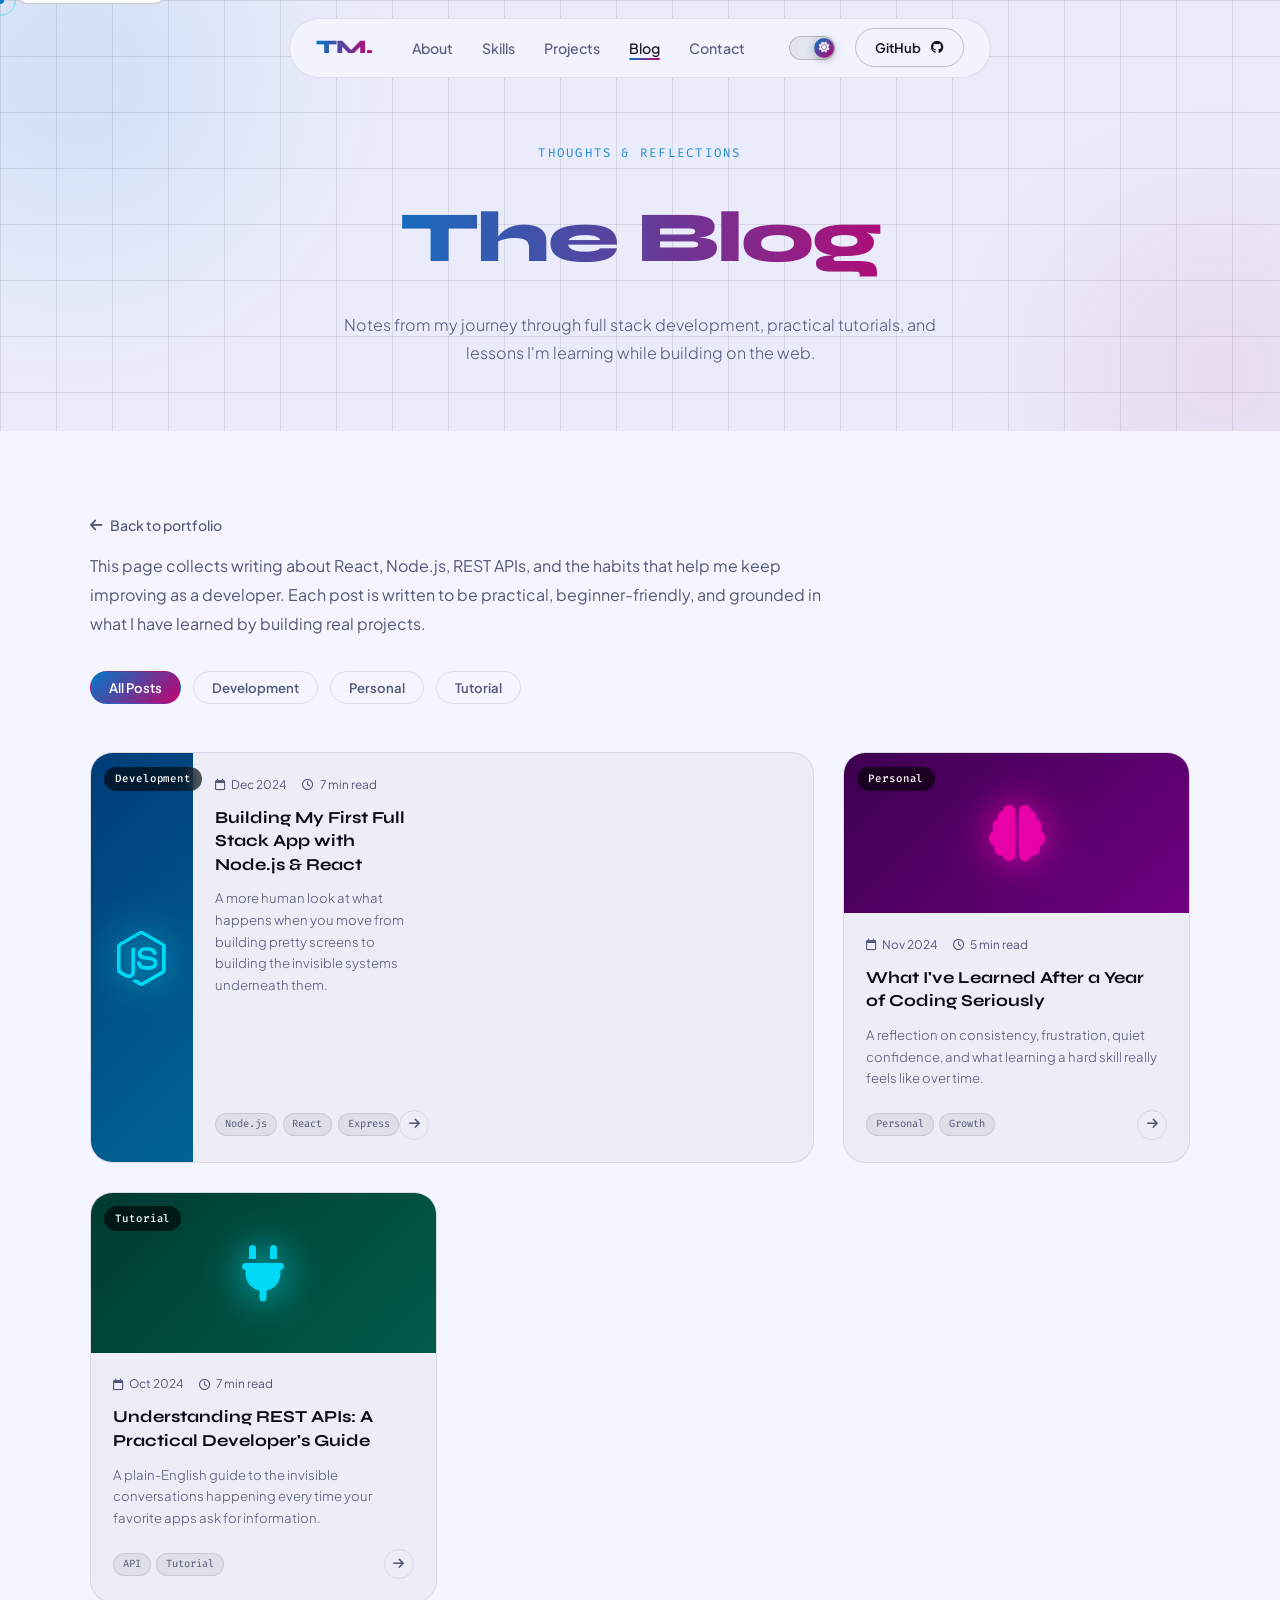
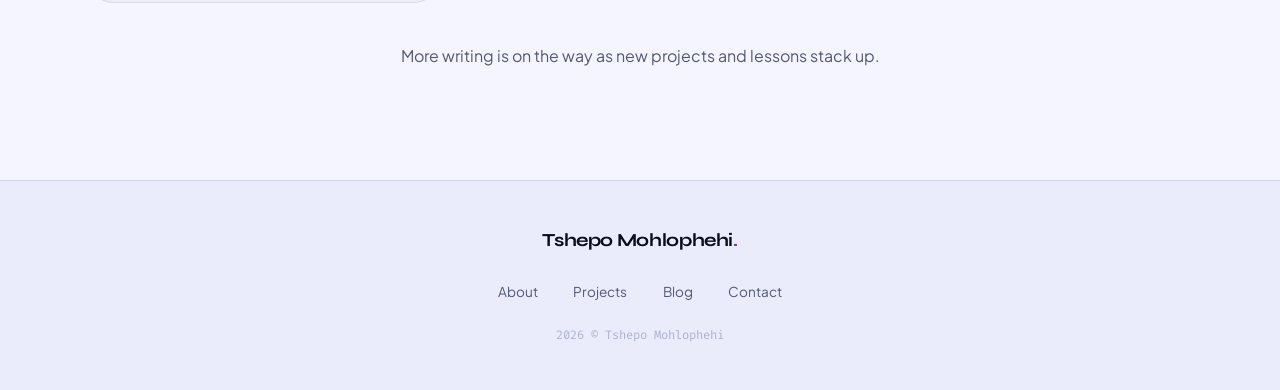
<file: blog.html>
<!DOCTYPE html>
<html lang="en" data-theme="dark">
  <head>
    <meta charset="UTF-8" />
    <meta name="viewport" content="width=device-width, initial-scale=1.0" />
    <title>Blog | Tshepo Mohlophehi</title>
    <meta name="description" content="Read development notes, tutorials, and personal reflections from Tshepo Mohlophehi on React, Node.js, REST APIs, and growth as a developer." />
    <meta name="author" content="Tshepo Mohlophehi" />
    <meta name="robots" content="index, follow, max-image-preview:large" />
    <meta name="googlebot" content="index, follow, max-image-preview:large" />
    <link rel="canonical" href="https://tshepomohlophehi.co.za/blog.html" />
    <link rel="alternate" hreflang="en-ZA" href="https://tshepomohlophehi.co.za/blog.html" />
    <link rel="alternate" hreflang="x-default" href="https://tshepomohlophehi.co.za/blog.html" />
    <meta property="og:type" content="website" />
    <meta property="og:site_name" content="Tshepo Mohlophehi Portfolio" />
    <meta property="og:url" content="https://tshepomohlophehi.co.za/blog.html" />
    <meta property="og:title" content="Blog | Tshepo Mohlophehi" />
    <meta property="og:description" content="Articles on full stack development, REST APIs, and personal growth as a developer by Tshepo Mohlophehi." />
    <meta property="og:image" content="https://tshepomohlophehi.co.za/assets/images/ProfileImage3.jpg" />
    <meta property="og:image:alt" content="Portrait of Tshepo Mohlophehi" />
    <meta property="og:locale" content="en_ZA" />
    <meta name="twitter:card" content="summary_large_image" />
    <meta name="twitter:title" content="Blog | Tshepo Mohlophehi" />
    <meta name="twitter:description" content="Development tutorials, lessons learned, and practical notes from Tshepo Mohlophehi." />
    <meta name="twitter:image" content="https://tshepomohlophehi.co.za/assets/images/ProfileImage3.jpg" />
    <meta name="twitter:image:alt" content="Portrait of Tshepo Mohlophehi" />
    <script type="application/ld+json">
      {
        "@context": "https://schema.org",
        "@graph": [
          {
            "@type": "CollectionPage",
            "@id": "https://tshepomohlophehi.co.za/blog.html#collection",
            "url": "https://tshepomohlophehi.co.za/blog.html",
            "name": "Blog | Tshepo Mohlophehi",
            "description": "A collection of articles on web development, APIs, and personal growth as a developer.",
            "isPartOf": {
              "@type": "WebSite",
              "name": "Tshepo Mohlophehi Portfolio",
              "url": "https://tshepomohlophehi.co.za/"
            },
            "about": {
              "@type": "Person",
              "name": "Tshepo Mohlophehi",
              "url": "https://tshepomohlophehi.co.za/"
            },
            "inLanguage": "en-ZA"
          },
          {
            "@type": "ItemList",
            "name": "Blog posts by Tshepo Mohlophehi",
            "itemListElement": [
              {
                "@type": "ListItem",
                "position": 1,
                "url": "https://tshepomohlophehi.co.za/blog/building-first-fullstack-app.html",
                "name": "Building My First Full Stack App with Node.js & React"
              },
              {
                "@type": "ListItem",
                "position": 2,
                "url": "https://tshepomohlophehi.co.za/blog/year-of-coding.html",
                "name": "What I've Learned After a Year of Coding Seriously"
              },
              {
                "@type": "ListItem",
                "position": 3,
                "url": "https://tshepomohlophehi.co.za/blog/understanding-rest-apis.html",
                "name": "Understanding REST APIs: A Practical Developer's Guide"
              }
            ]
          }
        ]
      }
    </script>
    <link rel="apple-touch-icon" sizes="180x180" href="assets/images/favicon/apple-touch-icon.png" />
    <link rel="icon" type="image/png" sizes="32x32" href="assets/images/favicon/favicon-32x32.png" />
    <link rel="icon" type="image/png" sizes="16x16" href="assets/images/favicon/favicon-16x16.png" />
    <link rel="icon" type="image/x-icon" href="assets/images/favicon/favicon.ico" />
    <link rel="shortcut icon" href="assets/images/favicon/favicon.ico" />
    <link rel="manifest" href="assets/images/favicon/site.webmanifest" />
    <meta name="theme-color" content="#0b1020" />
    <link rel="preconnect" href="https://fonts.googleapis.com" />
    <link rel="preconnect" href="https://fonts.gstatic.com" crossorigin />
    <link href="https://fonts.googleapis.com/css2?family=Syne:wght@400;600;700;800&family=Plus+Jakarta+Sans:ital,wght@0,300;0,400;0,500;0,600;1,300&family=Fira+Code:wght@400;500&display=swap" rel="stylesheet" />
    <link rel="stylesheet" href="https://cdnjs.cloudflare.com/ajax/libs/font-awesome/6.6.0/css/all.min.css" />
    <link rel="stylesheet" href="assets/styles/stylesheet.css" />
    <style>
      .blog-page-hero {
        min-height: 40vh;
        display: flex;
        align-items: center;
        justify-content: center;
        padding: 9rem 7% 4rem;
        background: var(--bg-2);
        position: relative;
        overflow: hidden;
        text-align: center;
      }
      .blog-page-hero .hero-bg { position: absolute; inset: 0; z-index: 0; pointer-events: none; }
      .blog-page-hero .orb-1 { width: 350px; height: 350px; opacity: .1; }
      .blog-page-hero .orb-2 { width: 280px; height: 280px; opacity: .09; }
      .blog-hero-content { position: relative; z-index: 1; }
      .blog-hero-content .section-tag { display: block; margin-bottom: 1rem; }
      .blog-hero-title {
        font-family: 'Syne', sans-serif;
        font-size: clamp(2.5rem, 6vw, 4.5rem);
        font-weight: 800;
        letter-spacing: -.03em;
        background: var(--grad-90);
        -webkit-background-clip: text;
        background-clip: text;
        color: transparent;
        margin-bottom: 1rem;
      }
      .blog-hero-sub {
        color: var(--text-muted);
        font-size: 1rem;
        font-weight: 300;
        max-width: 620px;
        margin: 0 auto;
        line-height: 1.75;
      }
      .blog-main { padding: 5rem 7% 7rem; background: var(--bg); }
      .blog-back {
        display: inline-flex;
        align-items: center;
        gap: .5rem;
        color: var(--text-muted);
        font-size: .88rem;
        font-weight: 500;
        margin-bottom: 1rem;
        transition: color .22s;
      }
      .blog-back:hover { color: var(--cyan); }
      .blog-back i { transition: transform .22s; }
      .blog-back:hover i { transform: translateX(-3px); }
      .blog-lede {
        max-width: 760px;
        margin: 0 0 2rem;
        color: var(--text-muted);
        line-height: 1.8;
      }
      .blog-filters { display: flex; gap: .7rem; flex-wrap: wrap; margin-bottom: 3rem; }
      .filter-btn {
        padding: .45rem 1.15rem;
        border-radius: 99px;
        border: 1.5px solid var(--border);
        background: transparent;
        color: var(--text-muted);
        font-family: 'Plus Jakarta Sans', sans-serif;
        font-size: .82rem;
        font-weight: 600;
        cursor: pointer;
        transition: all .25s;
      }
      .filter-btn:hover,
      .filter-btn.active {
        background: var(--grad);
        border-color: transparent;
        color: #fff;
      }
      .blog-full-grid {
        display: grid;
        grid-template-columns: repeat(auto-fill, minmax(300px, 1fr));
        gap: 1.8rem;
        max-width: 1200px;
        margin: 0 auto;
      }
      .blog-card.featured {
        grid-column: span 2;
        display: grid;
        grid-template-columns: 1fr 1fr;
      }
      .blog-card.featured .blog-card-link {
        display: grid;
        grid-template-columns: 1fr 1fr;
        height: 100%;
      }
      .blog-card.featured .blog-img-wrap .blog-cover {
        height: 100%;
        min-height: 220px;
      }
      .blog-note {
        margin-top: 2.5rem;
        color: var(--text-muted);
        text-align: center;
      }
      @media (max-width: 700px) {
        .blog-card.featured {
          grid-column: span 1;
          display: flex;
          flex-direction: column;
        }
        .blog-card.featured .blog-card-link {
          display: flex;
          flex-direction: column;
        }
        .blog-card.featured .blog-img-wrap .blog-cover {
          min-height: 160px;
        }
      }
    </style>
  </head>

  <body>
    <a class="skip-link" href="#main-content">Skip to content</a>
    <div class="scroll-progress" id="scrollProgress"></div>
    <div class="cursor" id="cursor"></div>
    <div class="cursor-follower" id="cursorFollower"></div>

    <header class="header" id="mainHeader">
      <a href="index.html" class="logo"><span>TM.</span></a>
      <nav aria-label="Primary">
        <ul class="nav-links" id="navLinks">
          <li><a href="index.html#about">About</a></li>
          <li><a href="index.html#skills">Skills</a></li>
          <li><a href="index.html#projects">Projects</a></li>
          <li><a href="blog.html" class="active" aria-current="page">Blog</a></li>
          <li><a href="index.html#contact">Contact</a></li>
        </ul>
      </nav>
      <div class="header-actions">
        <button class="theme-toggle" id="themeToggle" aria-label="Toggle theme">
          <span class="toggle-track"><span class="toggle-thumb"><i class="fa-solid fa-moon" id="themeIcon"></i></span></span>
        </button>
        <a href="https://github.com/TshepoMohlophehi" target="_blank" rel="noopener" class="visit-btn">GitHub &nbsp;<i class="fa-brands fa-github"></i></a>
        <button class="hamburger" id="menuIcon" aria-label="Toggle menu" aria-expanded="false">
          <span></span><span></span><span></span>
        </button>
      </div>
    </header>
    <div class="nav-backdrop" id="navBackdrop"></div>

    <header class="blog-page-hero">
      <div class="hero-bg">
        <div class="orb orb-1" style="top: -100px; left: -100px;"></div>
        <div class="orb orb-2" style="bottom: -80px; right: -80px;"></div>
        <div class="grid-overlay"></div>
      </div>
      <div class="blog-hero-content reveal">
        <span class="section-tag fira">Thoughts &amp; Reflections</span>
        <h1 class="blog-hero-title">The Blog</h1>
        <p class="blog-hero-sub">
          Notes from my journey through full stack development, practical tutorials, and lessons I'm learning while building on the web.
        </p>
      </div>
    </header>

    <main class="blog-main" id="main-content">
      <a class="blog-back" href="index.html#blog"><i class="fa-solid fa-arrow-left"></i> Back to portfolio</a>
      <p class="blog-lede">
        This page collects writing about React, Node.js, REST APIs, and the habits that help me keep improving as a developer. Each post is written to be practical, beginner-friendly, and grounded in what I have learned by building real projects.
      </p>

      <nav class="blog-filters reveal" aria-label="Blog categories">
        <button class="filter-btn active" data-filter="all" type="button">All Posts</button>
        <button class="filter-btn" data-filter="development" type="button">Development</button>
        <button class="filter-btn" data-filter="personal" type="button">Personal</button>
        <button class="filter-btn" data-filter="tutorial" type="button">Tutorial</button>
      </nav>

      <div class="blog-full-grid">
        <article class="blog-card featured reveal" data-category="development">
          <a class="blog-card-link" href="blog/building-first-fullstack-app.html" aria-label="Read Building My First Full Stack App with Node.js and React">
            <div class="blog-img-wrap">
              <div class="blog-cover cover-1"><i class="fa-brands fa-node-js"></i></div>
              <div class="blog-category">Development</div>
            </div>
            <div class="blog-content">
              <div class="blog-meta">
                <span class="blog-date"><i class="fa-regular fa-calendar"></i> Dec 2024</span>
                <span class="blog-read"><i class="fa-regular fa-clock"></i> 7 min read</span>
              </div>
              <h2>Building My First Full Stack App with Node.js &amp; React</h2>
              <p>A more human look at what happens when you move from building pretty screens to building the invisible systems underneath them.</p>
              <div class="blog-footer">
                <div class="blog-tags"><span>Node.js</span><span>React</span><span>Express</span></div>
                <span class="blog-arrow"><i class="fa-solid fa-arrow-right"></i></span>
              </div>
            </div>
          </a>
        </article>

        <article class="blog-card reveal" data-category="personal">
          <a class="blog-card-link" href="blog/year-of-coding.html" aria-label="Read What I Have Learned After a Year of Coding Seriously">
            <div class="blog-img-wrap">
              <div class="blog-cover cover-2"><i class="fa-solid fa-brain"></i></div>
              <div class="blog-category">Personal</div>
            </div>
            <div class="blog-content">
              <div class="blog-meta">
                <span class="blog-date"><i class="fa-regular fa-calendar"></i> Nov 2024</span>
                <span class="blog-read"><i class="fa-regular fa-clock"></i> 5 min read</span>
              </div>
              <h2>What I've Learned After a Year of Coding Seriously</h2>
              <p>A reflection on consistency, frustration, quiet confidence, and what learning a hard skill really feels like over time.</p>
              <div class="blog-footer">
                <div class="blog-tags"><span>Personal</span><span>Growth</span></div>
                <span class="blog-arrow"><i class="fa-solid fa-arrow-right"></i></span>
              </div>
            </div>
          </a>
        </article>

        <article class="blog-card reveal" data-category="tutorial">
          <a class="blog-card-link" href="blog/understanding-rest-apis.html" aria-label="Read Understanding REST APIs: A Practical Developer's Guide">
            <div class="blog-img-wrap">
              <div class="blog-cover cover-3"><i class="fa-solid fa-plug"></i></div>
              <div class="blog-category">Tutorial</div>
            </div>
            <div class="blog-content">
              <div class="blog-meta">
                <span class="blog-date"><i class="fa-regular fa-calendar"></i> Oct 2024</span>
                <span class="blog-read"><i class="fa-regular fa-clock"></i> 7 min read</span>
              </div>
              <h2>Understanding REST APIs: A Practical Developer's Guide</h2>
              <p>A plain-English guide to the invisible conversations happening every time your favorite apps ask for information.</p>
              <div class="blog-footer">
                <div class="blog-tags"><span>API</span><span>Tutorial</span></div>
                <span class="blog-arrow"><i class="fa-solid fa-arrow-right"></i></span>
              </div>
            </div>
          </a>
        </article>
      </div>

      <p class="blog-note">More writing is on the way as new projects and lessons stack up.</p>
    </main>

    <footer>
      <div class="footer-inner">
        <a href="index.html" class="footer-logo">Tshepo Mohlophehi<span class="dot-accent">.</span></a>
        <ul class="footer-nav">
          <li><a href="index.html#about">About</a></li>
          <li><a href="index.html#projects">Projects</a></li>
          <li><a href="blog.html">Blog</a></li>
          <li><a href="index.html#contact">Contact</a></li>
        </ul>
        <p class="copyright"><script>document.write(new Date().getFullYear());</script> &copy; Tshepo Mohlophehi</p>
      </div>
    </footer>

    <script>
      const themeToggle = document.getElementById("themeToggle");
      const themeIcon = document.getElementById("themeIcon");
      const html = document.documentElement;

      function applyTheme(theme) {
        html.setAttribute("data-theme", theme);
        localStorage.setItem("tm-theme", theme);
        themeIcon.className = theme === "light" ? "fa-solid fa-sun" : "fa-solid fa-moon";
      }

      const savedTheme = localStorage.getItem("tm-theme") || (window.matchMedia("(prefers-color-scheme: light)").matches ? "light" : "dark");
      applyTheme(savedTheme);
      themeToggle?.addEventListener("click", () => {
        applyTheme(html.getAttribute("data-theme") === "dark" ? "light" : "dark");
      });

      const menuIcon = document.getElementById("menuIcon");
      const navLinks = document.getElementById("navLinks");
      const navBackdrop = document.getElementById("navBackdrop");

      function closeNav() {
        navLinks?.classList.remove("active");
        navBackdrop?.classList.remove("active");
        menuIcon?.classList.remove("open");
        menuIcon?.setAttribute("aria-expanded", "false");
      }

      menuIcon?.addEventListener("click", () => {
        const isOpen = navLinks?.classList.contains("active");
        if (isOpen) {
          closeNav();
        } else {
          navLinks?.classList.add("active");
          navBackdrop?.classList.add("active");
          menuIcon?.classList.add("open");
          menuIcon?.setAttribute("aria-expanded", "true");
        }
      });

      navBackdrop?.addEventListener("click", closeNav);
      window.addEventListener("scroll", closeNav, { passive: true });

      const header = document.getElementById("mainHeader");
      window.addEventListener("scroll", () => {
        header?.classList.toggle("scrolled", window.scrollY > 60);
      }, { passive: true });

      const scrollProgress = document.getElementById("scrollProgress");
      window.addEventListener("scroll", () => {
        const scrolled = document.documentElement.scrollTop;
        const total = document.documentElement.scrollHeight - document.documentElement.clientHeight;
        if (scrollProgress) {
          scrollProgress.style.width = (scrolled / total * 100) + "%";
        }
      }, { passive: true });

      const revealObserver = new IntersectionObserver((entries) => {
        entries.forEach((entry) => {
          if (!entry.isIntersecting) return;
          const siblings = Array.from(entry.target.parentElement.querySelectorAll(".reveal"));
          const index = siblings.indexOf(entry.target);
          setTimeout(() => entry.target.classList.add("visible"), index * 90);
          revealObserver.unobserve(entry.target);
        });
      }, { threshold: 0.1, rootMargin: "0px 0px -40px 0px" });

      document.querySelectorAll(".reveal").forEach((element) => revealObserver.observe(element));

      document.querySelectorAll(".filter-btn").forEach((button) => {
        button.addEventListener("click", () => {
          document.querySelectorAll(".filter-btn").forEach((item) => item.classList.remove("active"));
          button.classList.add("active");
          const filter = button.dataset.filter;
          document.querySelectorAll(".blog-card[data-category]").forEach((card) => {
            card.style.display = filter === "all" || card.dataset.category === filter ? "" : "none";
          });
        });
      });

      const cursor = document.getElementById("cursor");
      const follower = document.getElementById("cursorFollower");
      if (cursor && follower && !window.matchMedia("(max-width:900px)").matches) {
        let mouseX = 0;
        let mouseY = 0;
        let followerX = 0;
        let followerY = 0;

        document.addEventListener("mousemove", (event) => {
          mouseX = event.clientX;
          mouseY = event.clientY;
          cursor.style.left = mouseX + "px";
          cursor.style.top = mouseY + "px";
        });

        (function animateFollower() {
          followerX += (mouseX - followerX) * 0.13;
          followerY += (mouseY - followerY) * 0.13;
          follower.style.left = followerX + "px";
          follower.style.top = followerY + "px";
          requestAnimationFrame(animateFollower);
        })();
      }
    </script>
  </body>
</html>
</file>
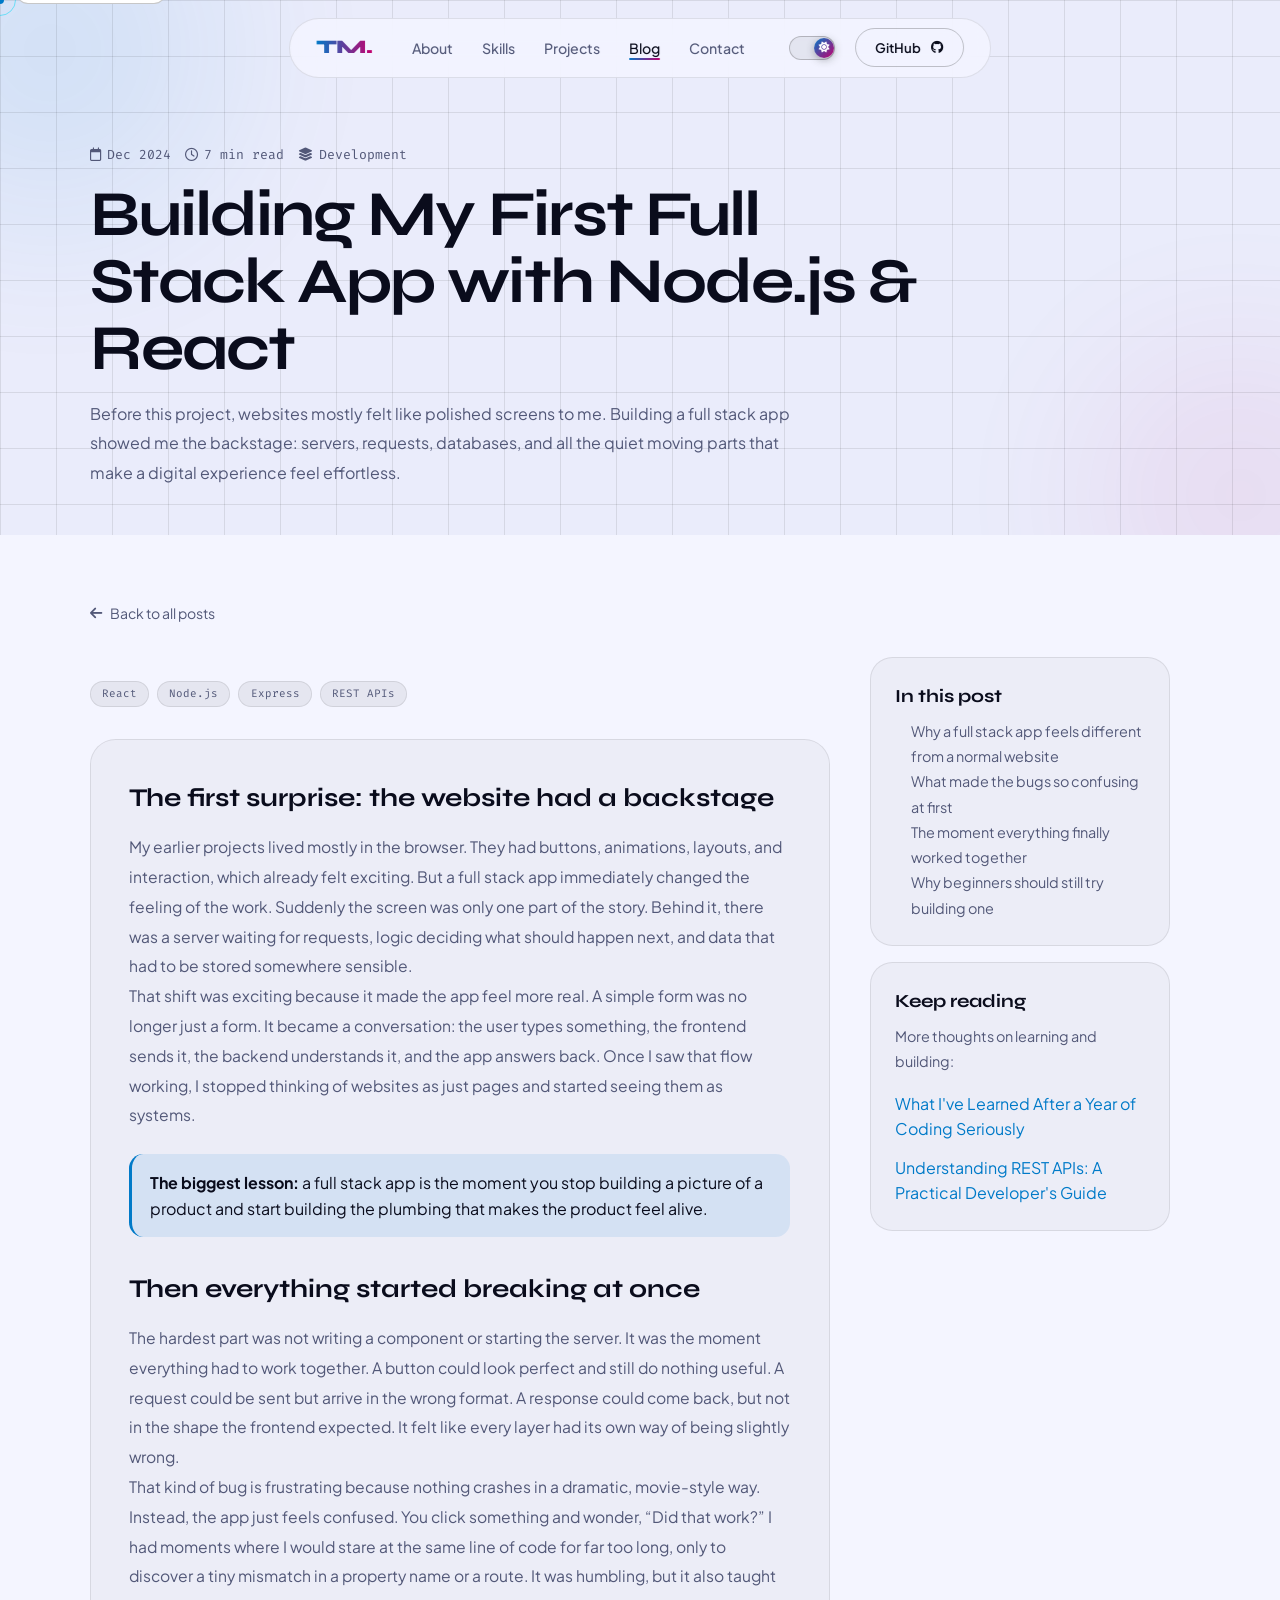
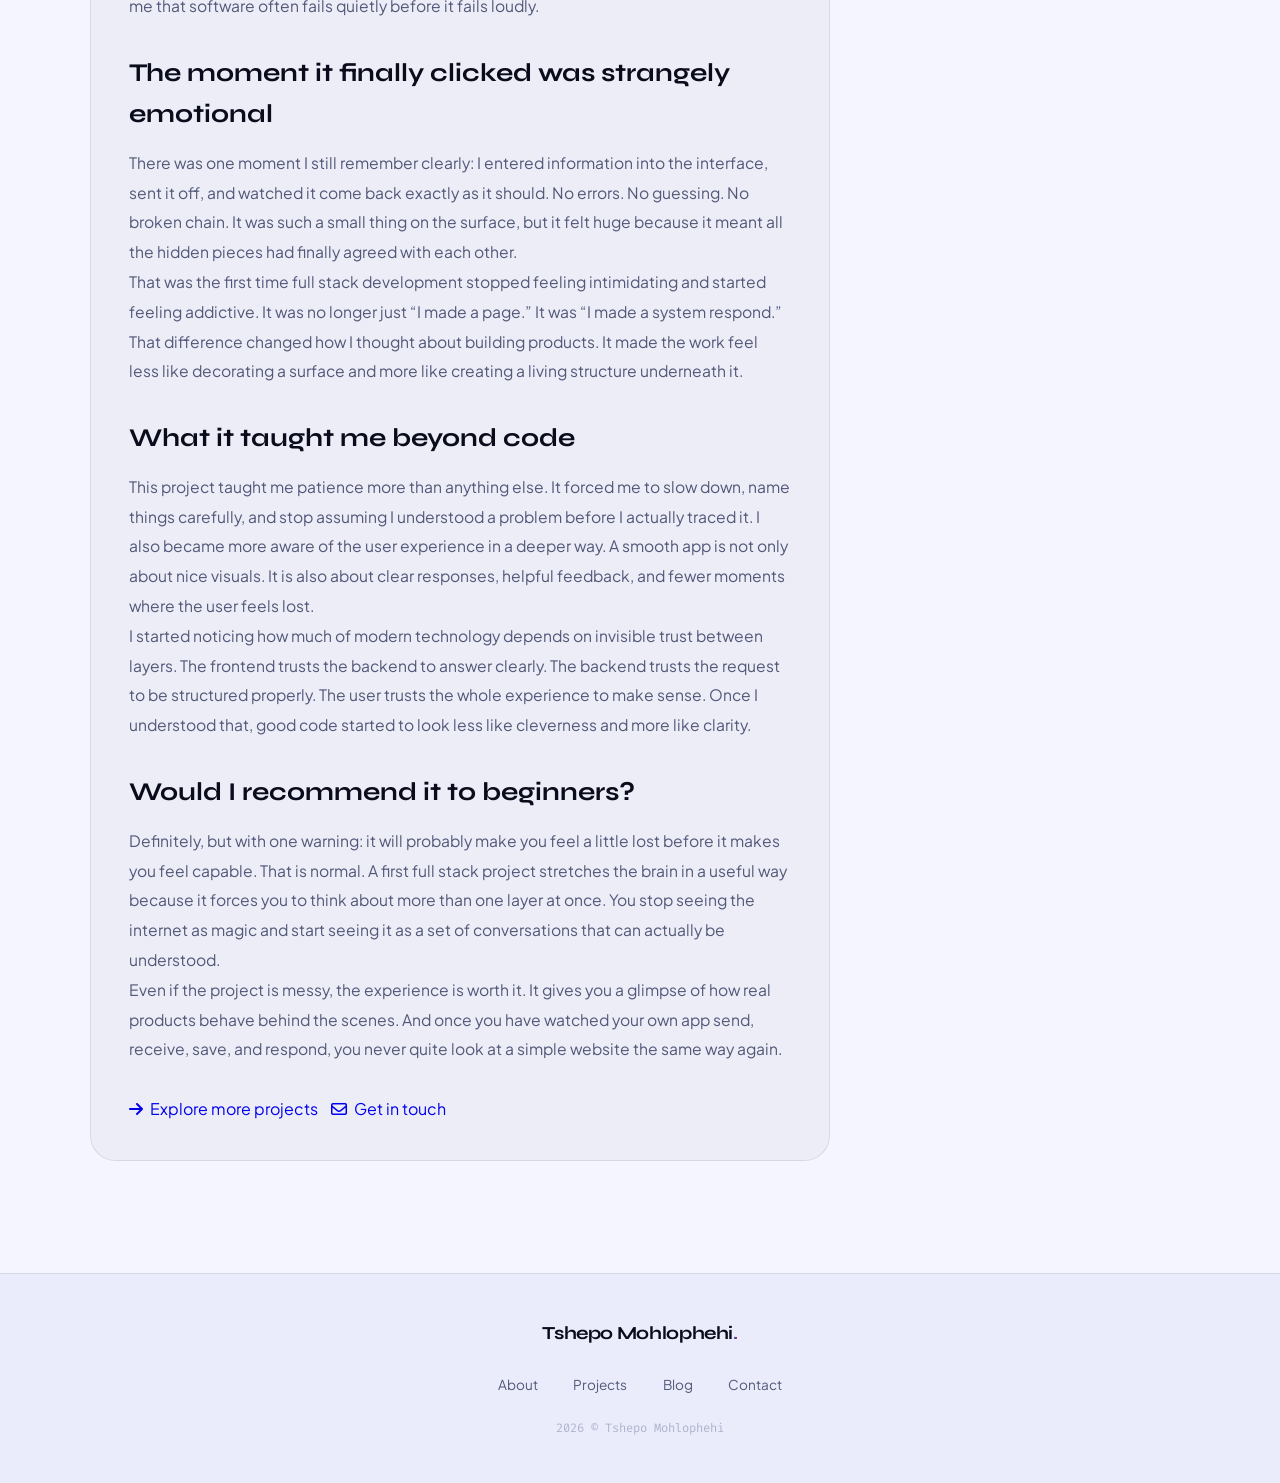
<file: blog/building-first-fullstack-app.html>
<!DOCTYPE html>
<html lang="en" data-theme="dark">
  <head>
    <meta charset="UTF-8" />
    <meta name="viewport" content="width=device-width, initial-scale=1.0" />
    <title>Building My First Full Stack App with Node.js &amp; React | Tshepo Mohlophehi</title>
    <meta name="description" content="A story-driven look at building a first full stack app with React, Node.js, and Express, from confusing bugs to the moment everything finally clicked." />
    <meta name="author" content="Tshepo Mohlophehi" />
    <meta name="robots" content="index, follow, max-image-preview:large" />
    <meta name="googlebot" content="index, follow, max-image-preview:large" />
    <link rel="canonical" href="https://tshepomohlophehi.co.za/blog/building-first-fullstack-app.html" />
    <meta property="og:type" content="article" />
    <meta property="og:site_name" content="Tshepo Mohlophehi Portfolio" />
    <meta property="og:url" content="https://tshepomohlophehi.co.za/blog/building-first-fullstack-app.html" />
    <meta property="og:title" content="Building My First Full Stack App with Node.js &amp; React" />
    <meta property="og:description" content="What building a first full stack app taught me about the invisible backstage of the web, confusing bugs, and the small wins that make it worth it." />
    <meta property="og:image" content="https://tshepomohlophehi.co.za/assets/images/ProfileImage3.jpg" />
    <meta property="og:image:alt" content="Portrait of Tshepo Mohlophehi" />
    <meta property="og:locale" content="en_ZA" />
    <meta property="article:section" content="Development" />
    <meta name="twitter:card" content="summary_large_image" />
    <meta name="twitter:title" content="Building My First Full Stack App with Node.js &amp; React" />
    <meta name="twitter:description" content="A story-driven reflection on building a first full stack app with React, Node.js, and Express." />
    <meta name="twitter:image" content="https://tshepomohlophehi.co.za/assets/images/ProfileImage3.jpg" />
    <meta name="twitter:image:alt" content="Portrait of Tshepo Mohlophehi" />
    <script type="application/ld+json">
      {
        "@context": "https://schema.org",
        "@graph": [
          {
            "@type": "BlogPosting",
            "@id": "https://tshepomohlophehi.co.za/blog/building-first-fullstack-app.html#post",
            "headline": "Building My First Full Stack App with Node.js & React",
            "description": "A story-driven look at building a first full stack app with React, Node.js, and Express, from confusing bugs to the moment everything finally clicked.",
            "author": {
              "@type": "Person",
              "name": "Tshepo Mohlophehi",
              "url": "https://tshepomohlophehi.co.za/"
            },
            "url": "https://tshepomohlophehi.co.za/blog/building-first-fullstack-app.html",
            "mainEntityOfPage": "https://tshepomohlophehi.co.za/blog/building-first-fullstack-app.html",
            "articleSection": "Development",
            "keywords": [
              "React",
              "Node.js",
              "Express",
              "Full stack development",
              "JavaScript"
            ],
            "inLanguage": "en-ZA",
            "isPartOf": {
              "@type": "Blog",
              "name": "Tshepo Mohlophehi Blog",
              "url": "https://tshepomohlophehi.co.za/blog.html"
            }
          },
          {
            "@type": "BreadcrumbList",
            "itemListElement": [
              {
                "@type": "ListItem",
                "position": 1,
                "name": "Home",
                "item": "https://tshepomohlophehi.co.za/"
              },
              {
                "@type": "ListItem",
                "position": 2,
                "name": "Blog",
                "item": "https://tshepomohlophehi.co.za/blog.html"
              },
              {
                "@type": "ListItem",
                "position": 3,
                "name": "Building My First Full Stack App with Node.js & React",
                "item": "https://tshepomohlophehi.co.za/blog/building-first-fullstack-app.html"
              }
            ]
          }
        ]
      }
    </script>
    <link rel="apple-touch-icon" sizes="180x180" href="../assets/images/favicon/apple-touch-icon.png" />
    <link rel="icon" type="image/png" sizes="32x32" href="../assets/images/favicon/favicon-32x32.png" />
    <link rel="icon" type="image/png" sizes="16x16" href="../assets/images/favicon/favicon-16x16.png" />
    <link rel="icon" type="image/x-icon" href="../assets/images/favicon/favicon.ico" />
    <link rel="shortcut icon" href="../assets/images/favicon/favicon.ico" />
    <link rel="manifest" href="../assets/images/favicon/site.webmanifest" />
    <meta name="theme-color" content="#0b1020" />
    <link rel="preconnect" href="https://fonts.googleapis.com" />
    <link rel="preconnect" href="https://fonts.gstatic.com" crossorigin />
    <link href="https://fonts.googleapis.com/css2?family=Syne:wght@400;600;700;800&family=Plus+Jakarta+Sans:ital,wght@0,300;0,400;0,500;0,600;1,300&family=Fira+Code:wght@400;500&display=swap" rel="stylesheet" />
    <link rel="stylesheet" href="https://cdnjs.cloudflare.com/ajax/libs/font-awesome/6.6.0/css/all.min.css" />
    <link rel="stylesheet" href="../assets/styles/stylesheet.css" />
    <link rel="stylesheet" href="../assets/styles/article.css" />
  </head>

  <body>
    <a class="skip-link" href="#main-content">Skip to content</a>
    <div class="scroll-progress" id="scrollProgress"></div>
    <div class="cursor" id="cursor"></div>
    <div class="cursor-follower" id="cursorFollower"></div>

    <header class="header" id="mainHeader">
      <a href="../index.html" class="logo"><span>TM.</span></a>
      <nav aria-label="Primary">
        <ul class="nav-links" id="navLinks">
          <li><a href="../index.html#about">About</a></li>
          <li><a href="../index.html#skills">Skills</a></li>
          <li><a href="../index.html#projects">Projects</a></li>
          <li><a href="../blog.html" class="active" aria-current="page">Blog</a></li>
          <li><a href="../index.html#contact">Contact</a></li>
        </ul>
      </nav>
      <div class="header-actions">
        <button class="theme-toggle" id="themeToggle" aria-label="Toggle theme">
          <span class="toggle-track"><span class="toggle-thumb"><i class="fa-solid fa-moon" id="themeIcon"></i></span></span>
        </button>
        <a href="https://github.com/TshepoMohlophehi" target="_blank" rel="noopener" class="visit-btn">GitHub &nbsp;<i class="fa-brands fa-github"></i></a>
        <button class="hamburger" id="menuIcon" aria-label="Toggle menu" aria-expanded="false">
          <span></span><span></span><span></span>
        </button>
      </div>
    </header>
    <div class="nav-backdrop" id="navBackdrop"></div>

    <header class="post-page-hero">
      <div class="hero-bg" aria-hidden="true">
        <div class="orb orb-1" style="top: -120px; left: -120px;"></div>
        <div class="orb orb-2" style="right: -100px; bottom: -100px;"></div>
        <div class="grid-overlay"></div>
      </div>
      <div class="post-hero-content">
        <div class="post-meta fira">
          <span><i class="fa-regular fa-calendar"></i> <time datetime="2024-12">Dec 2024</time></span>
          <span><i class="fa-regular fa-clock"></i> 7 min read</span>
          <span><i class="fa-solid fa-layer-group"></i> Development</span>
        </div>
        <h1 class="post-title">Building My First Full Stack App with Node.js &amp; React</h1>
        <p class="post-dek">
          Before this project, websites mostly felt like polished screens to me. Building a full stack app showed me the backstage: servers, requests, databases, and all the quiet moving parts that make a digital experience feel effortless.
        </p>
      </div>
    </header>

    <main class="post-main" id="main-content">
      <a class="back-link" href="../blog.html"><i class="fa-solid fa-arrow-left"></i> Back to all posts</a>

      <div class="post-grid">
        <article class="post-content">
          <div class="tag-list">
            <span>React</span>
            <span>Node.js</span>
            <span>Express</span>
            <span>REST APIs</span>
          </div>

          <div class="prose">
            <h2>The first surprise: the website had a backstage</h2>
            <p>
              My earlier projects lived mostly in the browser. They had buttons, animations, layouts, and interaction, which already felt exciting. But a full stack app immediately changed the feeling of the work. Suddenly the screen was only one part of the story. Behind it, there was a server waiting for requests, logic deciding what should happen next, and data that had to be stored somewhere sensible.
            </p>
            <p>
              That shift was exciting because it made the app feel more real. A simple form was no longer just a form. It became a conversation: the user types something, the frontend sends it, the backend understands it, and the app answers back. Once I saw that flow working, I stopped thinking of websites as just pages and started seeing them as systems.
            </p>

            <div class="callout">
              <strong>The biggest lesson:</strong> a full stack app is the moment you stop building a picture of a product and start building the plumbing that makes the product feel alive.
            </div>

            <h2>Then everything started breaking at once</h2>
            <p>
              The hardest part was not writing a component or starting the server. It was the moment everything had to work together. A button could look perfect and still do nothing useful. A request could be sent but arrive in the wrong format. A response could come back, but not in the shape the frontend expected. It felt like every layer had its own way of being slightly wrong.
            </p>
            <p>
              That kind of bug is frustrating because nothing crashes in a dramatic, movie-style way. Instead, the app just feels confused. You click something and wonder, “Did that work?” I had moments where I would stare at the same line of code for far too long, only to discover a tiny mismatch in a property name or a route. It was humbling, but it also taught me that software often fails quietly before it fails loudly.
            </p>

            <h2>The moment it finally clicked was strangely emotional</h2>
            <p>
              There was one moment I still remember clearly: I entered information into the interface, sent it off, and watched it come back exactly as it should. No errors. No guessing. No broken chain. It was such a small thing on the surface, but it felt huge because it meant all the hidden pieces had finally agreed with each other.
            </p>
            <p>
              That was the first time full stack development stopped feeling intimidating and started feeling addictive. It was no longer just “I made a page.” It was “I made a system respond.” That difference changed how I thought about building products. It made the work feel less like decorating a surface and more like creating a living structure underneath it.
            </p>

            <h2>What it taught me beyond code</h2>
            <p>
              This project taught me patience more than anything else. It forced me to slow down, name things carefully, and stop assuming I understood a problem before I actually traced it. I also became more aware of the user experience in a deeper way. A smooth app is not only about nice visuals. It is also about clear responses, helpful feedback, and fewer moments where the user feels lost.
            </p>
            <p>
              I started noticing how much of modern technology depends on invisible trust between layers. The frontend trusts the backend to answer clearly. The backend trusts the request to be structured properly. The user trusts the whole experience to make sense. Once I understood that, good code started to look less like cleverness and more like clarity.
            </p>

            <h2>Would I recommend it to beginners?</h2>
            <p>
              Definitely, but with one warning: it will probably make you feel a little lost before it makes you feel capable. That is normal. A first full stack project stretches the brain in a useful way because it forces you to think about more than one layer at once. You stop seeing the internet as magic and start seeing it as a set of conversations that can actually be understood.
            </p>
            <p>
              Even if the project is messy, the experience is worth it. It gives you a glimpse of how real products behave behind the scenes. And once you have watched your own app send, receive, save, and respond, you never quite look at a simple website the same way again.
            </p>

            <div class="post-footer-links">
              <a href="../index.html#projects"><i class="fa-solid fa-arrow-right"></i> Explore more projects</a>
              <a href="../index.html#contact"><i class="fa-regular fa-envelope"></i> Get in touch</a>
            </div>
          </div>
        </article>

        <aside class="post-sidebar">
          <div class="post-card">
            <h2>In this post</h2>
            <ul>
              <li>Why a full stack app feels different from a normal website</li>
              <li>What made the bugs so confusing at first</li>
              <li>The moment everything finally worked together</li>
              <li>Why beginners should still try building one</li>
            </ul>
          </div>

          <div class="post-card">
            <h2>Keep reading</h2>
            <p>More thoughts on learning and building:</p>
            <div class="post-actions">
              <a href="year-of-coding.html">What I've Learned After a Year of Coding Seriously</a>
              <a href="understanding-rest-apis.html">Understanding REST APIs: A Practical Developer's Guide</a>
            </div>
          </div>
        </aside>
      </div>
    </main>

    <footer>
      <div class="footer-inner">
        <a href="../index.html" class="footer-logo">Tshepo Mohlophehi<span class="dot-accent">.</span></a>
        <ul class="footer-nav">
          <li><a href="../index.html#about">About</a></li>
          <li><a href="../index.html#projects">Projects</a></li>
          <li><a href="../blog.html">Blog</a></li>
          <li><a href="../index.html#contact">Contact</a></li>
        </ul>
        <p class="copyright"><script>document.write(new Date().getFullYear());</script> &copy; Tshepo Mohlophehi</p>
      </div>
    </footer>

    <script>
      const themeToggle = document.getElementById("themeToggle");
      const themeIcon = document.getElementById("themeIcon");
      const html = document.documentElement;

      function applyTheme(theme) {
        html.setAttribute("data-theme", theme);
        localStorage.setItem("tm-theme", theme);
        themeIcon.className = theme === "light" ? "fa-solid fa-sun" : "fa-solid fa-moon";
      }

      const savedTheme = localStorage.getItem("tm-theme") || (window.matchMedia("(prefers-color-scheme: light)").matches ? "light" : "dark");
      applyTheme(savedTheme);
      themeToggle?.addEventListener("click", () => {
        applyTheme(html.getAttribute("data-theme") === "dark" ? "light" : "dark");
      });

      const menuIcon = document.getElementById("menuIcon");
      const navLinks = document.getElementById("navLinks");
      const navBackdrop = document.getElementById("navBackdrop");

      function closeNav() {
        navLinks?.classList.remove("active");
        navBackdrop?.classList.remove("active");
        menuIcon?.classList.remove("open");
        menuIcon?.setAttribute("aria-expanded", "false");
      }

      menuIcon?.addEventListener("click", () => {
        const isOpen = navLinks?.classList.contains("active");
        if (isOpen) {
          closeNav();
        } else {
          navLinks?.classList.add("active");
          navBackdrop?.classList.add("active");
          menuIcon?.classList.add("open");
          menuIcon?.setAttribute("aria-expanded", "true");
        }
      });

      navBackdrop?.addEventListener("click", closeNav);
      window.addEventListener("scroll", closeNav, { passive: true });

      const header = document.getElementById("mainHeader");
      window.addEventListener("scroll", () => {
        header?.classList.toggle("scrolled", window.scrollY > 60);
      }, { passive: true });

      const scrollProgress = document.getElementById("scrollProgress");
      window.addEventListener("scroll", () => {
        const scrolled = document.documentElement.scrollTop;
        const total = document.documentElement.scrollHeight - document.documentElement.clientHeight;
        if (scrollProgress) {
          scrollProgress.style.width = (scrolled / total * 100) + "%";
        }
      }, { passive: true });

      const cursor = document.getElementById("cursor");
      const follower = document.getElementById("cursorFollower");
      if (cursor && follower && !window.matchMedia("(max-width:900px)").matches) {
        let mouseX = 0;
        let mouseY = 0;
        let followerX = 0;
        let followerY = 0;

        document.addEventListener("mousemove", (event) => {
          mouseX = event.clientX;
          mouseY = event.clientY;
          cursor.style.left = mouseX + "px";
          cursor.style.top = mouseY + "px";
        });

        (function animateFollower() {
          followerX += (mouseX - followerX) * 0.13;
          followerY += (mouseY - followerY) * 0.13;
          follower.style.left = followerX + "px";
          follower.style.top = followerY + "px";
          requestAnimationFrame(animateFollower);
        })();
      }
    </script>
  </body>
</html>
</file>
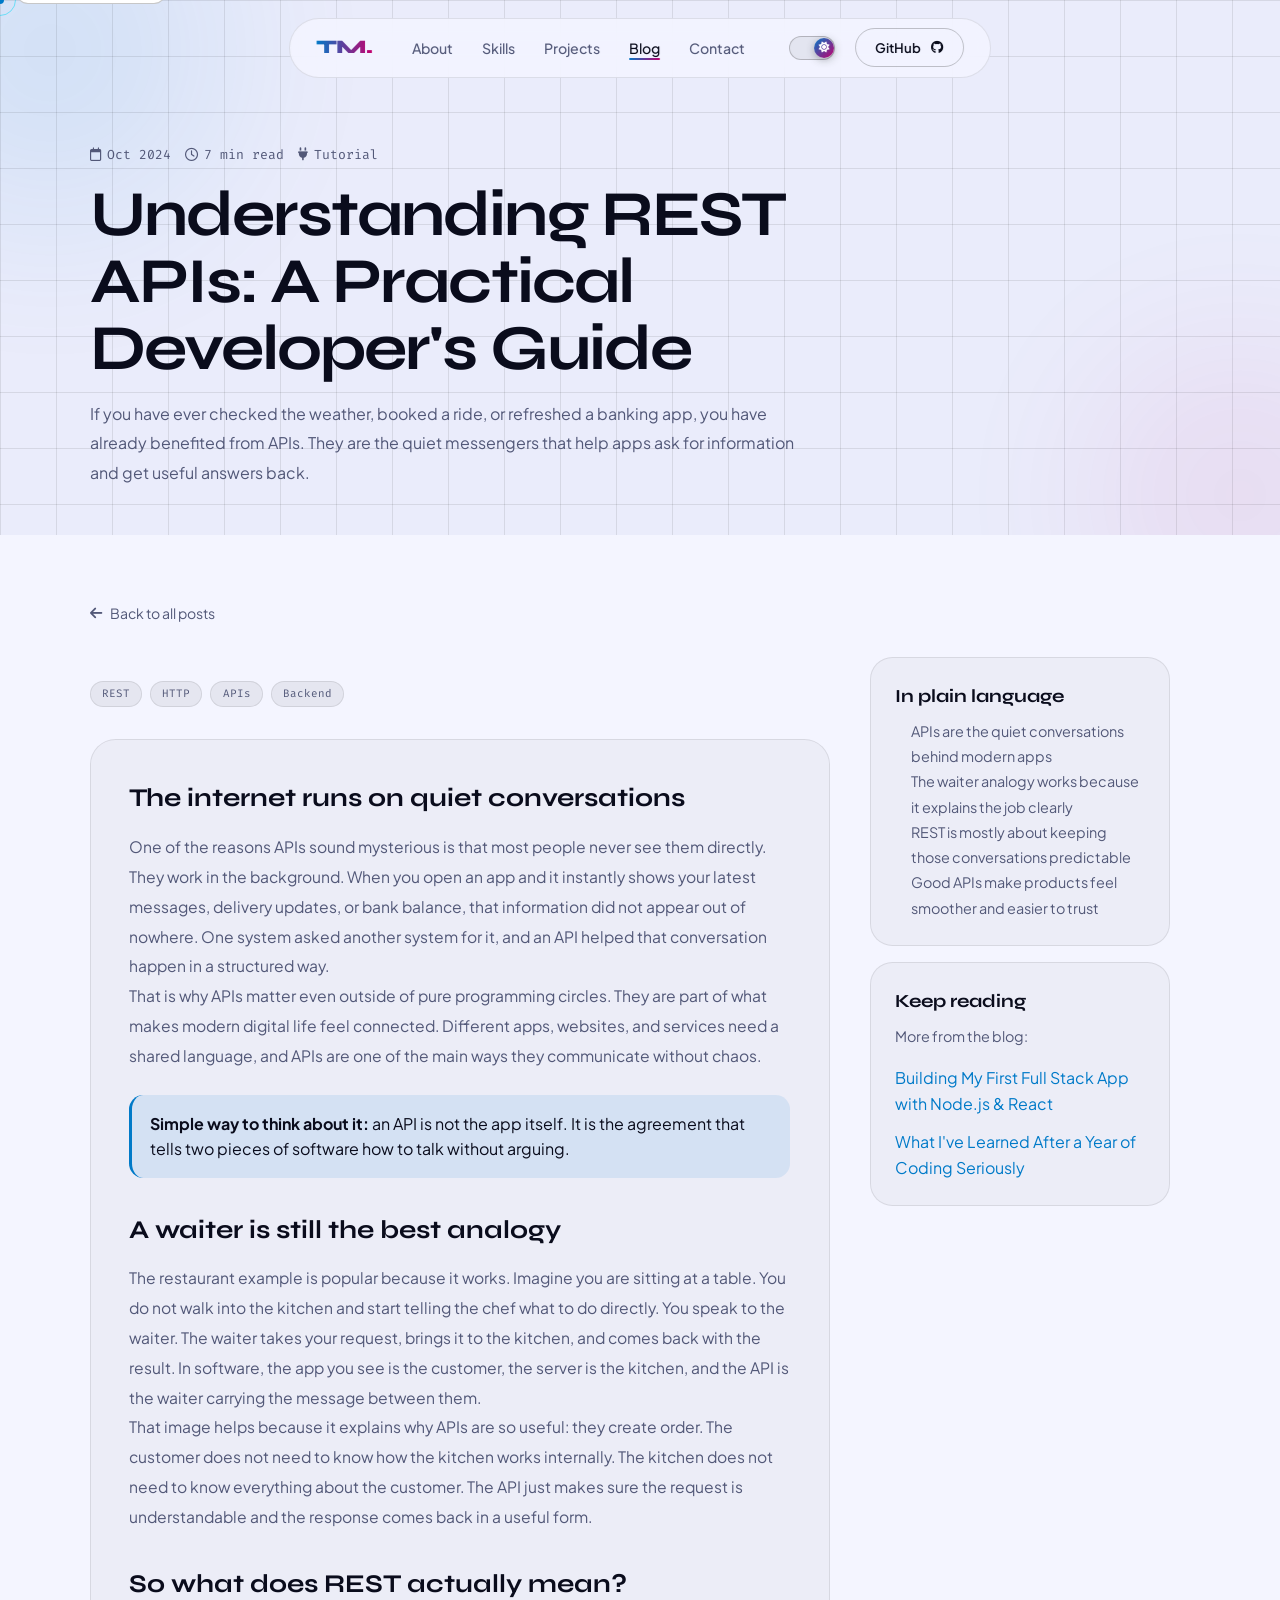
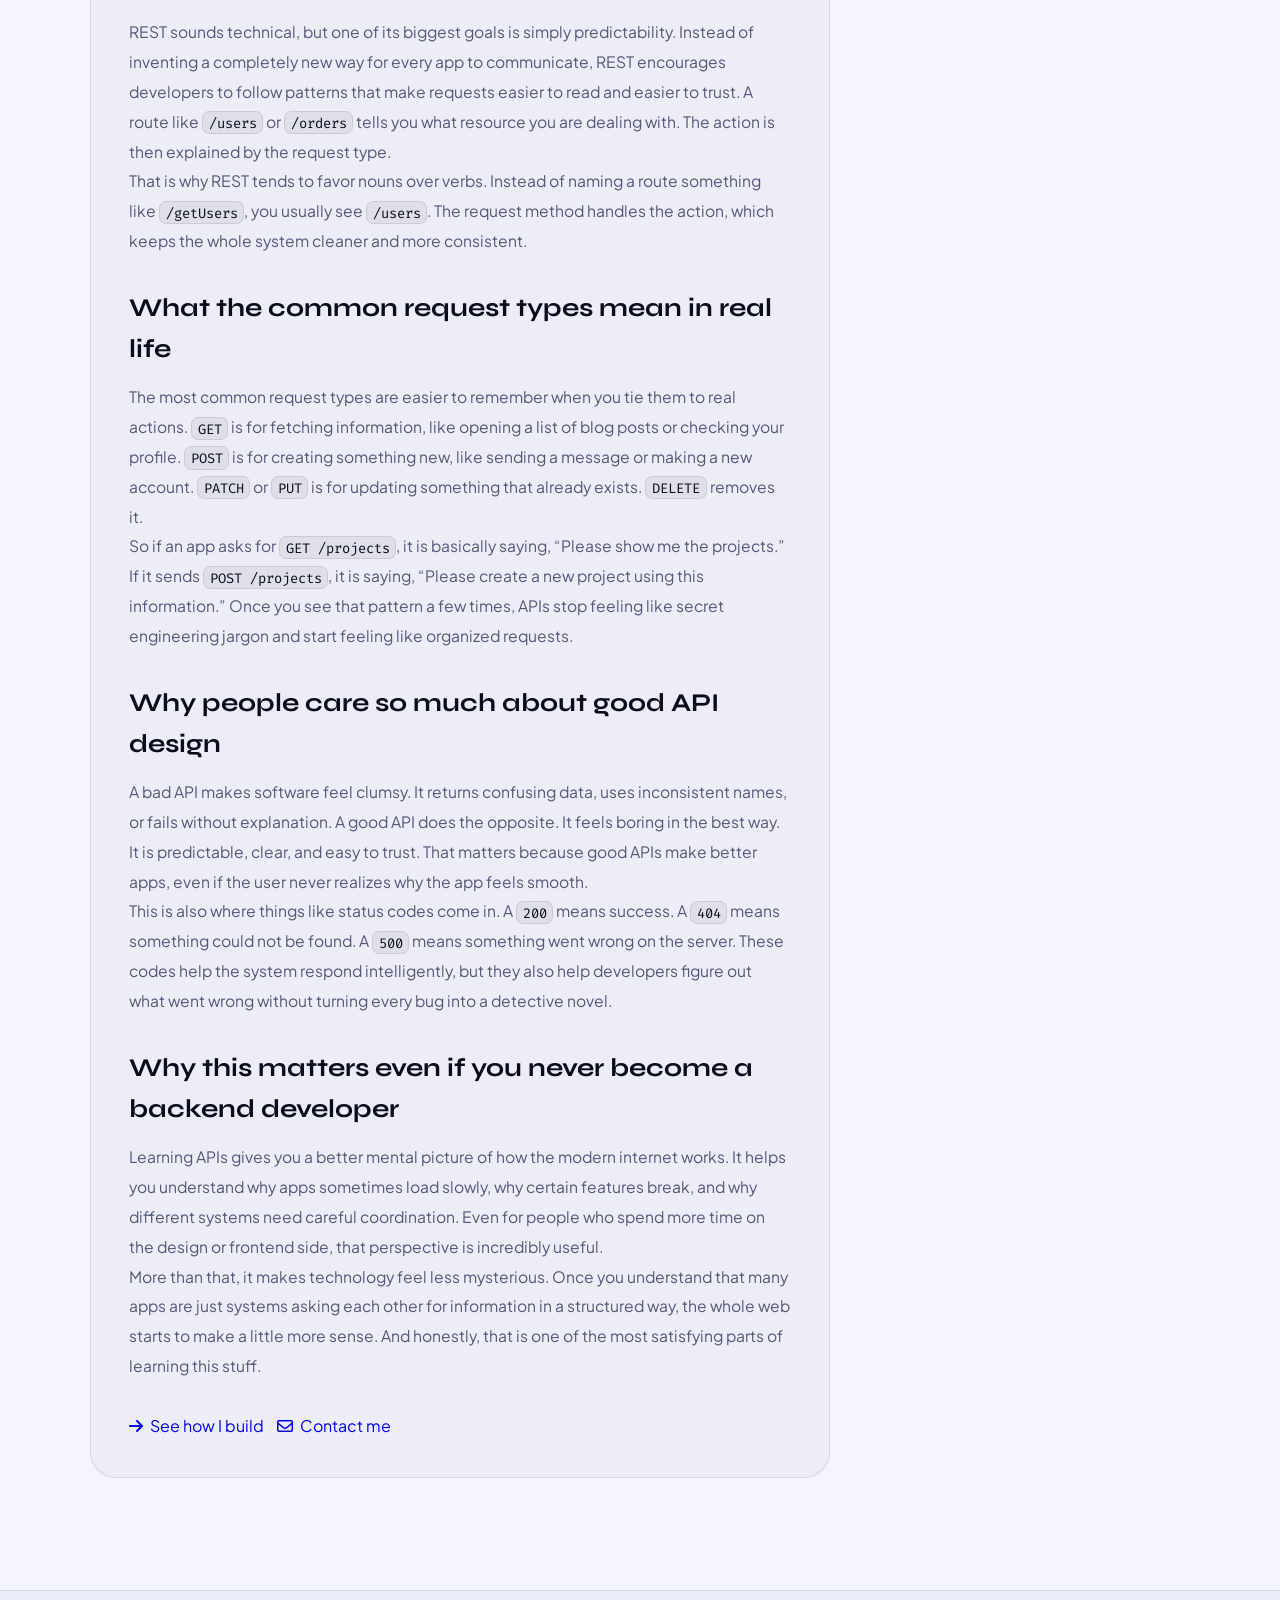
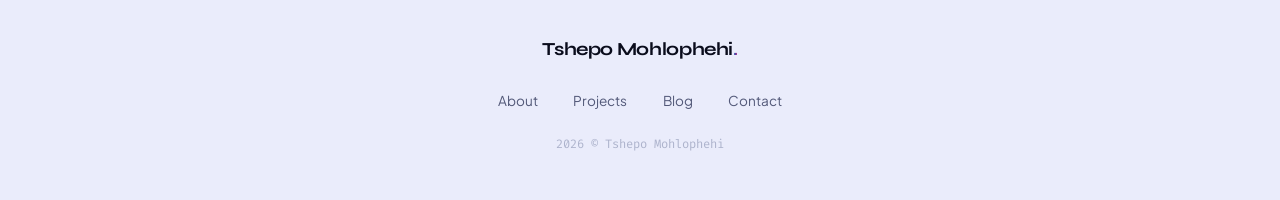
<file: blog/understanding-rest-apis.html>
<!DOCTYPE html>
<html lang="en" data-theme="dark">
  <head>
    <meta charset="UTF-8" />
    <meta name="viewport" content="width=device-width, initial-scale=1.0" />
    <title>Understanding REST APIs: A Practical Developer's Guide | Tshepo Mohlophehi</title>
    <meta name="description" content="An easy, everyday explanation of REST APIs using clear examples, plain language, and why they matter whenever apps talk to each other." />
    <meta name="author" content="Tshepo Mohlophehi" />
    <meta name="robots" content="index, follow, max-image-preview:large" />
    <meta name="googlebot" content="index, follow, max-image-preview:large" />
    <link rel="canonical" href="https://tshepomohlophehi.co.za/blog/understanding-rest-apis.html" />
    <meta property="og:type" content="article" />
    <meta property="og:site_name" content="Tshepo Mohlophehi Portfolio" />
    <meta property="og:url" content="https://tshepomohlophehi.co.za/blog/understanding-rest-apis.html" />
    <meta property="og:title" content="Understanding REST APIs: A Practical Developer's Guide" />
    <meta property="og:description" content="A plain-English guide to the invisible conversations behind apps, with everyday examples that make REST APIs easier to understand." />
    <meta property="og:image" content="https://tshepomohlophehi.co.za/assets/images/ProfileImage3.jpg" />
    <meta property="og:image:alt" content="Portrait of Tshepo Mohlophehi" />
    <meta property="og:locale" content="en_ZA" />
    <meta property="article:section" content="Tutorial" />
    <meta name="twitter:card" content="summary_large_image" />
    <meta name="twitter:title" content="Understanding REST APIs: A Practical Developer's Guide" />
    <meta name="twitter:description" content="A plain-English guide to REST APIs using everyday examples and simple analogies." />
    <meta name="twitter:image" content="https://tshepomohlophehi.co.za/assets/images/ProfileImage3.jpg" />
    <meta name="twitter:image:alt" content="Portrait of Tshepo Mohlophehi" />
    <script type="application/ld+json">
      {
        "@context": "https://schema.org",
        "@graph": [
          {
            "@type": "BlogPosting",
            "@id": "https://tshepomohlophehi.co.za/blog/understanding-rest-apis.html#post",
            "headline": "Understanding REST APIs: A Practical Developer's Guide",
            "description": "An easy, everyday explanation of REST APIs using clear examples, plain language, and why they matter whenever apps talk to each other.",
            "author": {
              "@type": "Person",
              "name": "Tshepo Mohlophehi",
              "url": "https://tshepomohlophehi.co.za/"
            },
            "url": "https://tshepomohlophehi.co.za/blog/understanding-rest-apis.html",
            "mainEntityOfPage": "https://tshepomohlophehi.co.za/blog/understanding-rest-apis.html",
            "articleSection": "Tutorial",
            "keywords": [
              "REST APIs",
              "HTTP methods",
              "Backend development",
              "API design"
            ],
            "inLanguage": "en-ZA",
            "isPartOf": {
              "@type": "Blog",
              "name": "Tshepo Mohlophehi Blog",
              "url": "https://tshepomohlophehi.co.za/blog.html"
            }
          },
          {
            "@type": "BreadcrumbList",
            "itemListElement": [
              {
                "@type": "ListItem",
                "position": 1,
                "name": "Home",
                "item": "https://tshepomohlophehi.co.za/"
              },
              {
                "@type": "ListItem",
                "position": 2,
                "name": "Blog",
                "item": "https://tshepomohlophehi.co.za/blog.html"
              },
              {
                "@type": "ListItem",
                "position": 3,
                "name": "Understanding REST APIs: A Practical Developer's Guide",
                "item": "https://tshepomohlophehi.co.za/blog/understanding-rest-apis.html"
              }
            ]
          }
        ]
      }
    </script>
    <link rel="apple-touch-icon" sizes="180x180" href="../assets/images/favicon/apple-touch-icon.png" />
    <link rel="icon" type="image/png" sizes="32x32" href="../assets/images/favicon/favicon-32x32.png" />
    <link rel="icon" type="image/png" sizes="16x16" href="../assets/images/favicon/favicon-16x16.png" />
    <link rel="icon" type="image/x-icon" href="../assets/images/favicon/favicon.ico" />
    <link rel="shortcut icon" href="../assets/images/favicon/favicon.ico" />
    <link rel="manifest" href="../assets/images/favicon/site.webmanifest" />
    <meta name="theme-color" content="#0b1020" />
    <link rel="preconnect" href="https://fonts.googleapis.com" />
    <link rel="preconnect" href="https://fonts.gstatic.com" crossorigin />
    <link href="https://fonts.googleapis.com/css2?family=Syne:wght@400;600;700;800&family=Plus+Jakarta+Sans:ital,wght@0,300;0,400;0,500;0,600;1,300&family=Fira+Code:wght@400;500&display=swap" rel="stylesheet" />
    <link rel="stylesheet" href="https://cdnjs.cloudflare.com/ajax/libs/font-awesome/6.6.0/css/all.min.css" />
    <link rel="stylesheet" href="../assets/styles/stylesheet.css" />
    <link rel="stylesheet" href="../assets/styles/article.css" />
  </head>

  <body>
    <a class="skip-link" href="#main-content">Skip to content</a>
    <div class="scroll-progress" id="scrollProgress"></div>
    <div class="cursor" id="cursor"></div>
    <div class="cursor-follower" id="cursorFollower"></div>

    <header class="header" id="mainHeader">
      <a href="../index.html" class="logo"><span>TM.</span></a>
      <nav aria-label="Primary">
        <ul class="nav-links" id="navLinks">
          <li><a href="../index.html#about">About</a></li>
          <li><a href="../index.html#skills">Skills</a></li>
          <li><a href="../index.html#projects">Projects</a></li>
          <li><a href="../blog.html" class="active" aria-current="page">Blog</a></li>
          <li><a href="../index.html#contact">Contact</a></li>
        </ul>
      </nav>
      <div class="header-actions">
        <button class="theme-toggle" id="themeToggle" aria-label="Toggle theme">
          <span class="toggle-track"><span class="toggle-thumb"><i class="fa-solid fa-moon" id="themeIcon"></i></span></span>
        </button>
        <a href="https://github.com/TshepoMohlophehi" target="_blank" rel="noopener" class="visit-btn">GitHub &nbsp;<i class="fa-brands fa-github"></i></a>
        <button class="hamburger" id="menuIcon" aria-label="Toggle menu" aria-expanded="false">
          <span></span><span></span><span></span>
        </button>
      </div>
    </header>
    <div class="nav-backdrop" id="navBackdrop"></div>

    <header class="post-page-hero">
      <div class="hero-bg" aria-hidden="true">
        <div class="orb orb-1" style="top: -120px; left: -120px;"></div>
        <div class="orb orb-2" style="right: -100px; bottom: -100px;"></div>
        <div class="grid-overlay"></div>
      </div>
      <div class="post-hero-content">
        <div class="post-meta fira">
          <span><i class="fa-regular fa-calendar"></i> <time datetime="2024-10">Oct 2024</time></span>
          <span><i class="fa-regular fa-clock"></i> 7 min read</span>
          <span><i class="fa-solid fa-plug"></i> Tutorial</span>
        </div>
        <h1 class="post-title">Understanding REST APIs: A Practical Developer's Guide</h1>
        <p class="post-dek">
          If you have ever checked the weather, booked a ride, or refreshed a banking app, you have already benefited from APIs. They are the quiet messengers that help apps ask for information and get useful answers back.
        </p>
      </div>
    </header>

    <main class="post-main" id="main-content">
      <a class="back-link" href="../blog.html"><i class="fa-solid fa-arrow-left"></i> Back to all posts</a>

      <div class="post-grid">
        <article class="post-content">
          <div class="tag-list">
            <span>REST</span>
            <span>HTTP</span>
            <span>APIs</span>
            <span>Backend</span>
          </div>

          <div class="prose">
            <h2>The internet runs on quiet conversations</h2>
            <p>
              One of the reasons APIs sound mysterious is that most people never see them directly. They work in the background. When you open an app and it instantly shows your latest messages, delivery updates, or bank balance, that information did not appear out of nowhere. One system asked another system for it, and an API helped that conversation happen in a structured way.
            </p>
            <p>
              That is why APIs matter even outside of pure programming circles. They are part of what makes modern digital life feel connected. Different apps, websites, and services need a shared language, and APIs are one of the main ways they communicate without chaos.
            </p>

            <div class="callout">
              <strong>Simple way to think about it:</strong> an API is not the app itself. It is the agreement that tells two pieces of software how to talk without arguing.
            </div>

            <h2>A waiter is still the best analogy</h2>
            <p>
              The restaurant example is popular because it works. Imagine you are sitting at a table. You do not walk into the kitchen and start telling the chef what to do directly. You speak to the waiter. The waiter takes your request, brings it to the kitchen, and comes back with the result. In software, the app you see is the customer, the server is the kitchen, and the API is the waiter carrying the message between them.
            </p>
            <p>
              That image helps because it explains why APIs are so useful: they create order. The customer does not need to know how the kitchen works internally. The kitchen does not need to know everything about the customer. The API just makes sure the request is understandable and the response comes back in a useful form.
            </p>

            <h2>So what does REST actually mean?</h2>
            <p>
              REST sounds technical, but one of its biggest goals is simply predictability. Instead of inventing a completely new way for every app to communicate, REST encourages developers to follow patterns that make requests easier to read and easier to trust. A route like <code>/users</code> or <code>/orders</code> tells you what resource you are dealing with. The action is then explained by the request type.
            </p>
            <p>
              That is why REST tends to favor nouns over verbs. Instead of naming a route something like <code>/getUsers</code>, you usually see <code>/users</code>. The request method handles the action, which keeps the whole system cleaner and more consistent.
            </p>

            <h2>What the common request types mean in real life</h2>
            <p>
              The most common request types are easier to remember when you tie them to real actions. <code>GET</code> is for fetching information, like opening a list of blog posts or checking your profile. <code>POST</code> is for creating something new, like sending a message or making a new account. <code>PATCH</code> or <code>PUT</code> is for updating something that already exists. <code>DELETE</code> removes it.
            </p>
            <p>
              So if an app asks for <code>GET /projects</code>, it is basically saying, “Please show me the projects.” If it sends <code>POST /projects</code>, it is saying, “Please create a new project using this information.” Once you see that pattern a few times, APIs stop feeling like secret engineering jargon and start feeling like organized requests.
            </p>

            <h2>Why people care so much about good API design</h2>
            <p>
              A bad API makes software feel clumsy. It returns confusing data, uses inconsistent names, or fails without explanation. A good API does the opposite. It feels boring in the best way. It is predictable, clear, and easy to trust. That matters because good APIs make better apps, even if the user never realizes why the app feels smooth.
            </p>
            <p>
              This is also where things like status codes come in. A <code>200</code> means success. A <code>404</code> means something could not be found. A <code>500</code> means something went wrong on the server. These codes help the system respond intelligently, but they also help developers figure out what went wrong without turning every bug into a detective novel.
            </p>

            <h2>Why this matters even if you never become a backend developer</h2>
            <p>
              Learning APIs gives you a better mental picture of how the modern internet works. It helps you understand why apps sometimes load slowly, why certain features break, and why different systems need careful coordination. Even for people who spend more time on the design or frontend side, that perspective is incredibly useful.
            </p>
            <p>
              More than that, it makes technology feel less mysterious. Once you understand that many apps are just systems asking each other for information in a structured way, the whole web starts to make a little more sense. And honestly, that is one of the most satisfying parts of learning this stuff.
            </p>

            <div class="post-footer-links">
              <a href="../index.html#projects"><i class="fa-solid fa-arrow-right"></i> See how I build</a>
              <a href="../index.html#contact"><i class="fa-regular fa-envelope"></i> Contact me</a>
            </div>
          </div>
        </article>

        <aside class="post-sidebar">
          <div class="post-card">
            <h2>In plain language</h2>
            <ul>
              <li>APIs are the quiet conversations behind modern apps</li>
              <li>The waiter analogy works because it explains the job clearly</li>
              <li>REST is mostly about keeping those conversations predictable</li>
              <li>Good APIs make products feel smoother and easier to trust</li>
            </ul>
          </div>

          <div class="post-card">
            <h2>Keep reading</h2>
            <p>More from the blog:</p>
            <div class="post-actions">
              <a href="building-first-fullstack-app.html">Building My First Full Stack App with Node.js &amp; React</a>
              <a href="year-of-coding.html">What I've Learned After a Year of Coding Seriously</a>
            </div>
          </div>
        </aside>
      </div>
    </main>

    <footer>
      <div class="footer-inner">
        <a href="../index.html" class="footer-logo">Tshepo Mohlophehi<span class="dot-accent">.</span></a>
        <ul class="footer-nav">
          <li><a href="../index.html#about">About</a></li>
          <li><a href="../index.html#projects">Projects</a></li>
          <li><a href="../blog.html">Blog</a></li>
          <li><a href="../index.html#contact">Contact</a></li>
        </ul>
        <p class="copyright"><script>document.write(new Date().getFullYear());</script> &copy; Tshepo Mohlophehi</p>
      </div>
    </footer>

    <script>
      const themeToggle = document.getElementById("themeToggle");
      const themeIcon = document.getElementById("themeIcon");
      const html = document.documentElement;

      function applyTheme(theme) {
        html.setAttribute("data-theme", theme);
        localStorage.setItem("tm-theme", theme);
        themeIcon.className = theme === "light" ? "fa-solid fa-sun" : "fa-solid fa-moon";
      }

      const savedTheme = localStorage.getItem("tm-theme") || (window.matchMedia("(prefers-color-scheme: light)").matches ? "light" : "dark");
      applyTheme(savedTheme);
      themeToggle?.addEventListener("click", () => {
        applyTheme(html.getAttribute("data-theme") === "dark" ? "light" : "dark");
      });

      const menuIcon = document.getElementById("menuIcon");
      const navLinks = document.getElementById("navLinks");
      const navBackdrop = document.getElementById("navBackdrop");

      function closeNav() {
        navLinks?.classList.remove("active");
        navBackdrop?.classList.remove("active");
        menuIcon?.classList.remove("open");
        menuIcon?.setAttribute("aria-expanded", "false");
      }

      menuIcon?.addEventListener("click", () => {
        const isOpen = navLinks?.classList.contains("active");
        if (isOpen) {
          closeNav();
        } else {
          navLinks?.classList.add("active");
          navBackdrop?.classList.add("active");
          menuIcon?.classList.add("open");
          menuIcon?.setAttribute("aria-expanded", "true");
        }
      });

      navBackdrop?.addEventListener("click", closeNav);
      window.addEventListener("scroll", closeNav, { passive: true });

      const header = document.getElementById("mainHeader");
      window.addEventListener("scroll", () => {
        header?.classList.toggle("scrolled", window.scrollY > 60);
      }, { passive: true });

      const scrollProgress = document.getElementById("scrollProgress");
      window.addEventListener("scroll", () => {
        const scrolled = document.documentElement.scrollTop;
        const total = document.documentElement.scrollHeight - document.documentElement.clientHeight;
        if (scrollProgress) {
          scrollProgress.style.width = (scrolled / total * 100) + "%";
        }
      }, { passive: true });

      const cursor = document.getElementById("cursor");
      const follower = document.getElementById("cursorFollower");
      if (cursor && follower && !window.matchMedia("(max-width:900px)").matches) {
        let mouseX = 0;
        let mouseY = 0;
        let followerX = 0;
        let followerY = 0;

        document.addEventListener("mousemove", (event) => {
          mouseX = event.clientX;
          mouseY = event.clientY;
          cursor.style.left = mouseX + "px";
          cursor.style.top = mouseY + "px";
        });

        (function animateFollower() {
          followerX += (mouseX - followerX) * 0.13;
          followerY += (mouseY - followerY) * 0.13;
          follower.style.left = followerX + "px";
          follower.style.top = followerY + "px";
          requestAnimationFrame(animateFollower);
        })();
      }
    </script>
  </body>
</html>
</file>
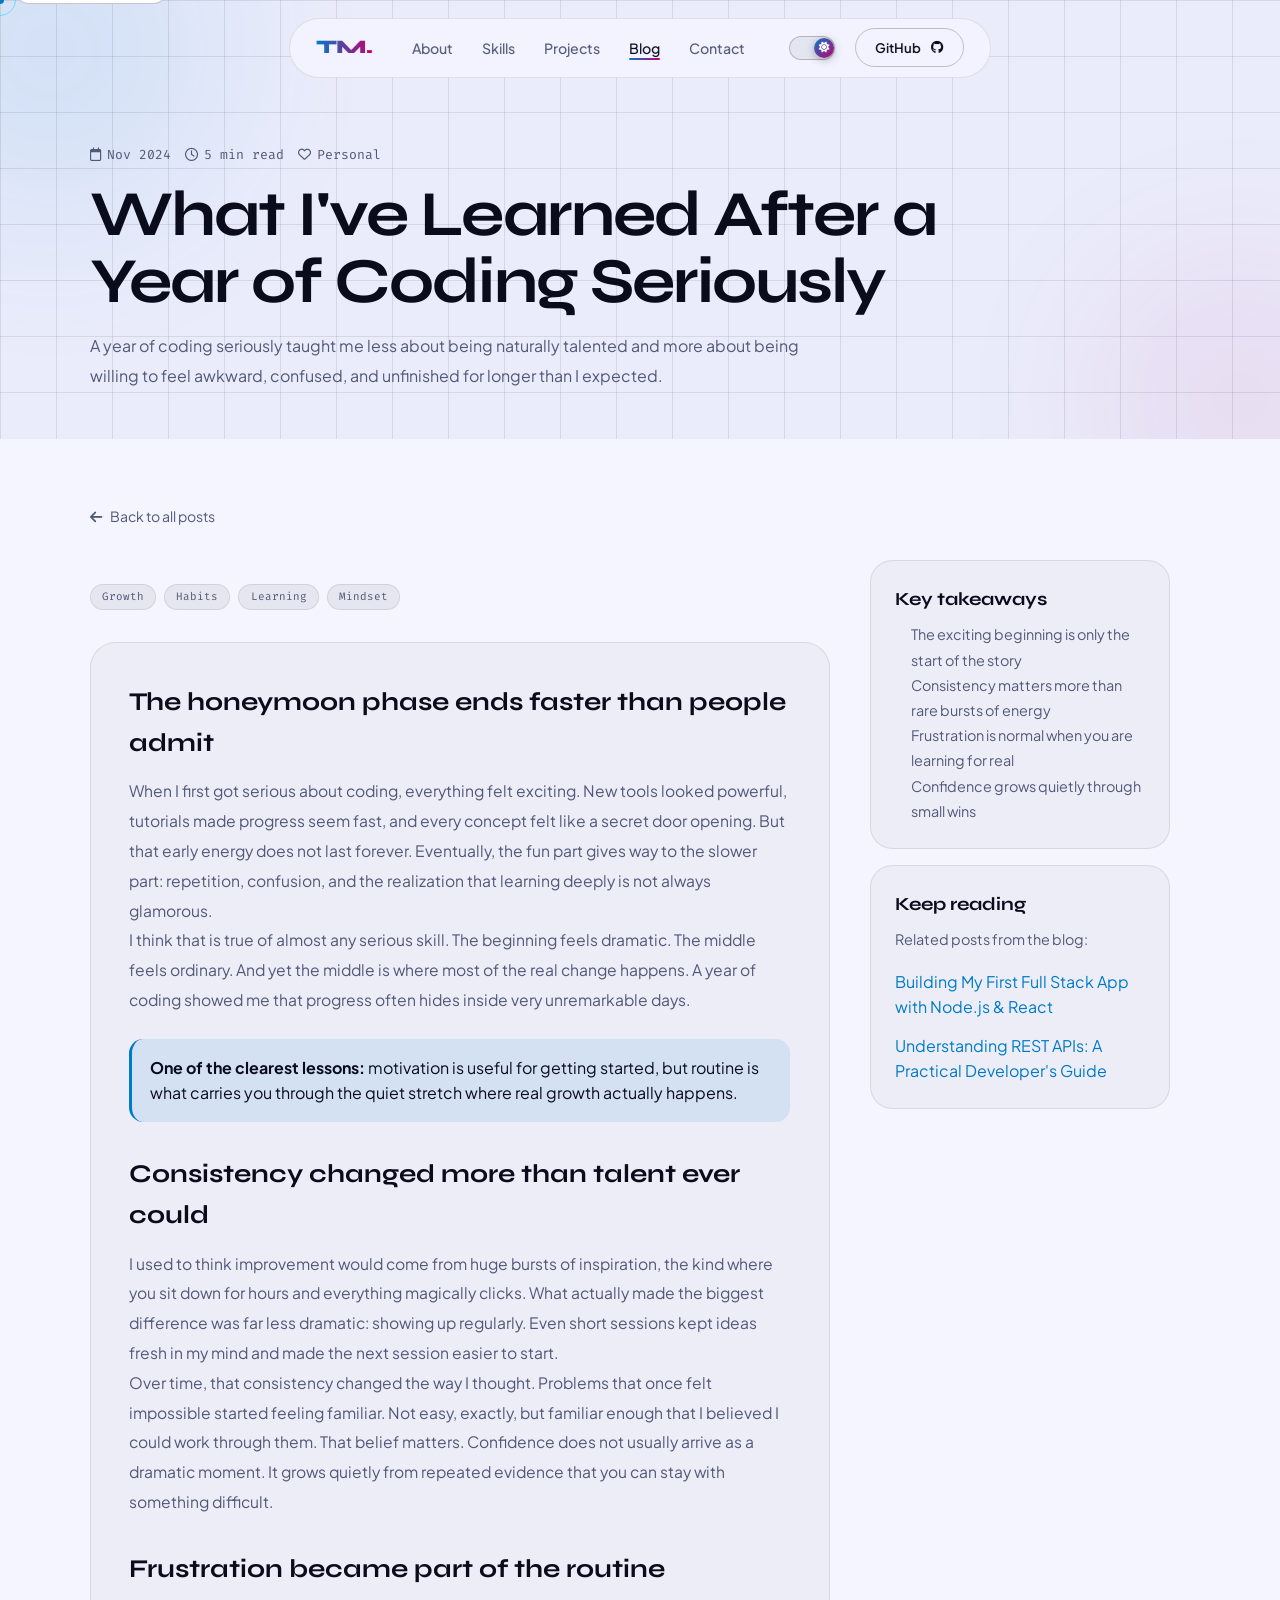
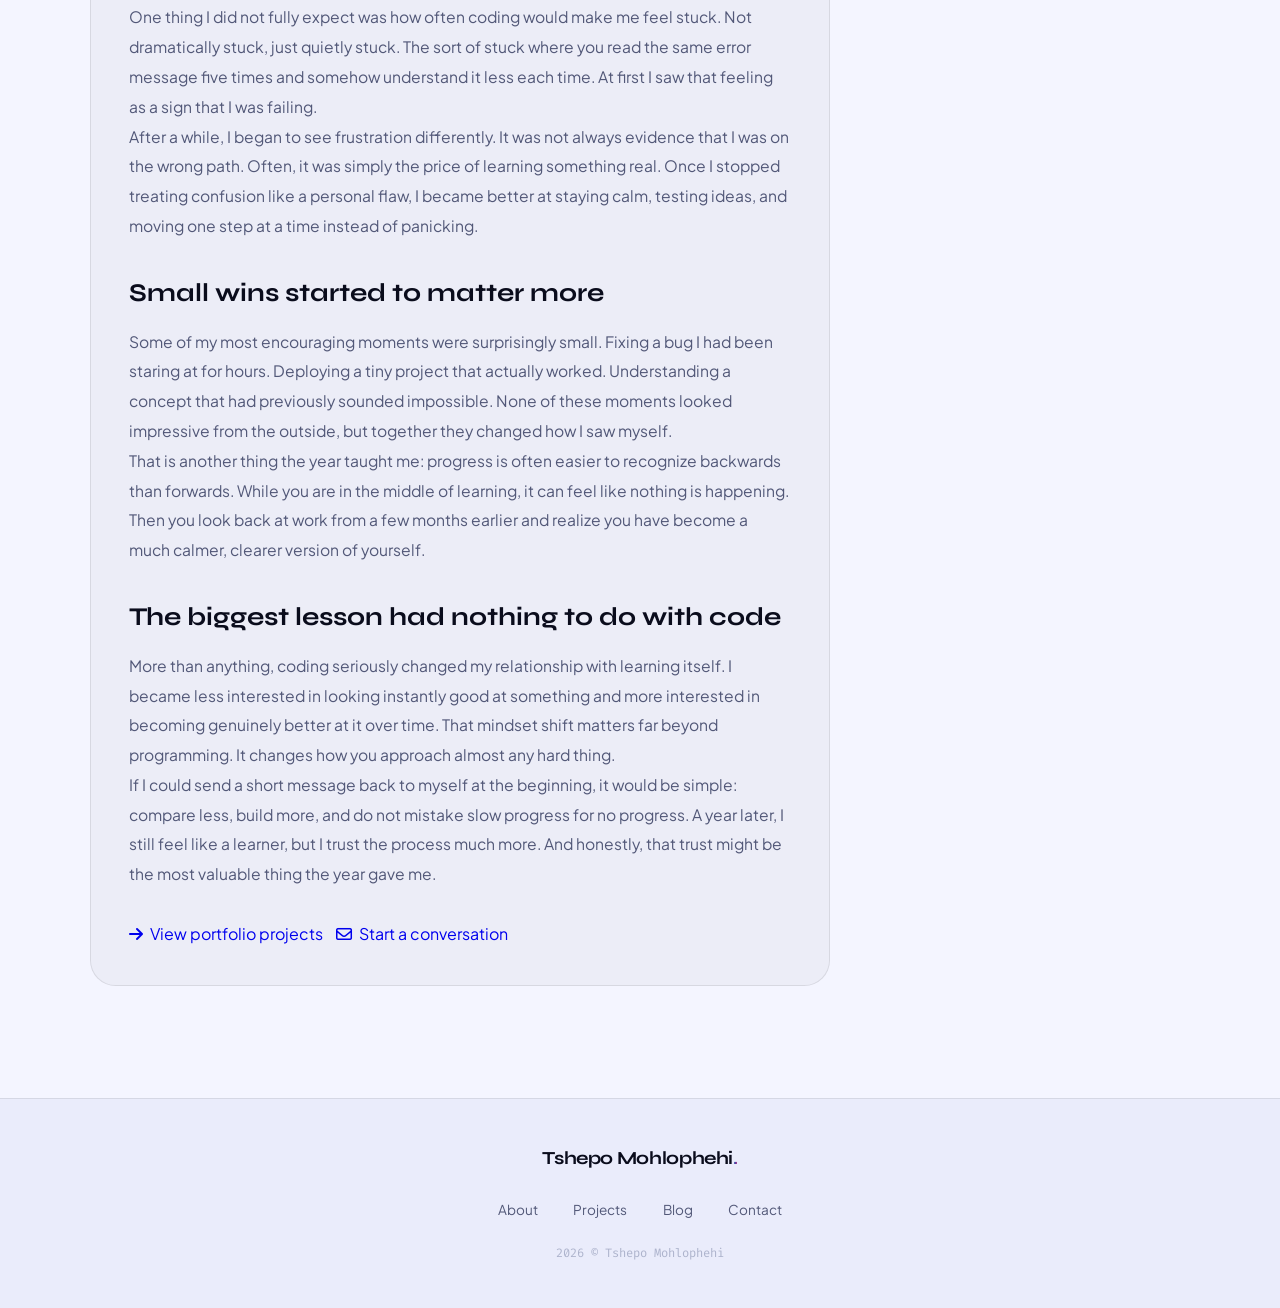
<file: blog/year-of-coding.html>
<!DOCTYPE html>
<html lang="en" data-theme="dark">
  <head>
    <meta charset="UTF-8" />
    <meta name="viewport" content="width=device-width, initial-scale=1.0" />
    <title>What I've Learned After a Year of Coding Seriously | Tshepo Mohlophehi</title>
    <meta name="description" content="What a year of serious coding taught me about consistency, frustration, confidence, and learning any difficult skill in public." />
    <meta name="author" content="Tshepo Mohlophehi" />
    <meta name="robots" content="index, follow, max-image-preview:large" />
    <meta name="googlebot" content="index, follow, max-image-preview:large" />
    <link rel="canonical" href="https://tshepomohlophehi.co.za/blog/year-of-coding.html" />
    <meta property="og:type" content="article" />
    <meta property="og:site_name" content="Tshepo Mohlophehi Portfolio" />
    <meta property="og:url" content="https://tshepomohlophehi.co.za/blog/year-of-coding.html" />
    <meta property="og:title" content="What I've Learned After a Year of Coding Seriously" />
    <meta property="og:description" content="A reflective post about consistency, self-doubt, patience, and the quiet way confidence grows after a year of focused practice." />
    <meta property="og:image" content="https://tshepomohlophehi.co.za/assets/images/ProfileImage3.jpg" />
    <meta property="og:image:alt" content="Portrait of Tshepo Mohlophehi" />
    <meta property="og:locale" content="en_ZA" />
    <meta property="article:section" content="Personal" />
    <meta name="twitter:card" content="summary_large_image" />
    <meta name="twitter:title" content="What I've Learned After a Year of Coding Seriously" />
    <meta name="twitter:description" content="A reflective post on consistency, frustration, confidence, and what a year of serious coding really teaches you." />
    <meta name="twitter:image" content="https://tshepomohlophehi.co.za/assets/images/ProfileImage3.jpg" />
    <meta name="twitter:image:alt" content="Portrait of Tshepo Mohlophehi" />
    <script type="application/ld+json">
      {
        "@context": "https://schema.org",
        "@graph": [
          {
            "@type": "BlogPosting",
            "@id": "https://tshepomohlophehi.co.za/blog/year-of-coding.html#post",
            "headline": "What I've Learned After a Year of Coding Seriously",
            "description": "What a year of serious coding taught me about consistency, frustration, confidence, and learning any difficult skill in public.",
            "author": {
              "@type": "Person",
              "name": "Tshepo Mohlophehi",
              "url": "https://tshepomohlophehi.co.za/"
            },
            "url": "https://tshepomohlophehi.co.za/blog/year-of-coding.html",
            "mainEntityOfPage": "https://tshepomohlophehi.co.za/blog/year-of-coding.html",
            "articleSection": "Personal",
            "keywords": [
              "Learning to code",
              "Developer growth",
              "Deliberate practice",
              "Programming habits"
            ],
            "inLanguage": "en-ZA",
            "isPartOf": {
              "@type": "Blog",
              "name": "Tshepo Mohlophehi Blog",
              "url": "https://tshepomohlophehi.co.za/blog.html"
            }
          },
          {
            "@type": "BreadcrumbList",
            "itemListElement": [
              {
                "@type": "ListItem",
                "position": 1,
                "name": "Home",
                "item": "https://tshepomohlophehi.co.za/"
              },
              {
                "@type": "ListItem",
                "position": 2,
                "name": "Blog",
                "item": "https://tshepomohlophehi.co.za/blog.html"
              },
              {
                "@type": "ListItem",
                "position": 3,
                "name": "What I've Learned After a Year of Coding Seriously",
                "item": "https://tshepomohlophehi.co.za/blog/year-of-coding.html"
              }
            ]
          }
        ]
      }
    </script>
    <link rel="apple-touch-icon" sizes="180x180" href="../assets/images/favicon/apple-touch-icon.png" />
    <link rel="icon" type="image/png" sizes="32x32" href="../assets/images/favicon/favicon-32x32.png" />
    <link rel="icon" type="image/png" sizes="16x16" href="../assets/images/favicon/favicon-16x16.png" />
    <link rel="icon" type="image/x-icon" href="../assets/images/favicon/favicon.ico" />
    <link rel="shortcut icon" href="../assets/images/favicon/favicon.ico" />
    <link rel="manifest" href="../assets/images/favicon/site.webmanifest" />
    <meta name="theme-color" content="#0b1020" />
    <link rel="preconnect" href="https://fonts.googleapis.com" />
    <link rel="preconnect" href="https://fonts.gstatic.com" crossorigin />
    <link href="https://fonts.googleapis.com/css2?family=Syne:wght@400;600;700;800&family=Plus+Jakarta+Sans:ital,wght@0,300;0,400;0,500;0,600;1,300&family=Fira+Code:wght@400;500&display=swap" rel="stylesheet" />
    <link rel="stylesheet" href="https://cdnjs.cloudflare.com/ajax/libs/font-awesome/6.6.0/css/all.min.css" />
    <link rel="stylesheet" href="../assets/styles/stylesheet.css" />
    <link rel="stylesheet" href="../assets/styles/article.css" />
  </head>

  <body>
    <a class="skip-link" href="#main-content">Skip to content</a>
    <div class="scroll-progress" id="scrollProgress"></div>
    <div class="cursor" id="cursor"></div>
    <div class="cursor-follower" id="cursorFollower"></div>

    <header class="header" id="mainHeader">
      <a href="../index.html" class="logo"><span>TM.</span></a>
      <nav aria-label="Primary">
        <ul class="nav-links" id="navLinks">
          <li><a href="../index.html#about">About</a></li>
          <li><a href="../index.html#skills">Skills</a></li>
          <li><a href="../index.html#projects">Projects</a></li>
          <li><a href="../blog.html" class="active" aria-current="page">Blog</a></li>
          <li><a href="../index.html#contact">Contact</a></li>
        </ul>
      </nav>
      <div class="header-actions">
        <button class="theme-toggle" id="themeToggle" aria-label="Toggle theme">
          <span class="toggle-track"><span class="toggle-thumb"><i class="fa-solid fa-moon" id="themeIcon"></i></span></span>
        </button>
        <a href="https://github.com/TshepoMohlophehi" target="_blank" rel="noopener" class="visit-btn">GitHub &nbsp;<i class="fa-brands fa-github"></i></a>
        <button class="hamburger" id="menuIcon" aria-label="Toggle menu" aria-expanded="false">
          <span></span><span></span><span></span>
        </button>
      </div>
    </header>
    <div class="nav-backdrop" id="navBackdrop"></div>

    <header class="post-page-hero">
      <div class="hero-bg" aria-hidden="true">
        <div class="orb orb-1" style="top: -120px; left: -120px;"></div>
        <div class="orb orb-2" style="right: -100px; bottom: -100px;"></div>
        <div class="grid-overlay"></div>
      </div>
      <div class="post-hero-content">
        <div class="post-meta fira">
          <span><i class="fa-regular fa-calendar"></i> <time datetime="2024-11">Nov 2024</time></span>
          <span><i class="fa-regular fa-clock"></i> 5 min read</span>
          <span><i class="fa-regular fa-heart"></i> Personal</span>
        </div>
        <h1 class="post-title">What I've Learned After a Year of Coding Seriously</h1>
        <p class="post-dek">
          A year of coding seriously taught me less about being naturally talented and more about being willing to feel awkward, confused, and unfinished for longer than I expected.
        </p>
      </div>
    </header>

    <main class="post-main" id="main-content">
      <a class="back-link" href="../blog.html"><i class="fa-solid fa-arrow-left"></i> Back to all posts</a>

      <div class="post-grid">
        <article class="post-content">
          <div class="tag-list">
            <span>Growth</span>
            <span>Habits</span>
            <span>Learning</span>
            <span>Mindset</span>
          </div>

          <div class="prose">
            <h2>The honeymoon phase ends faster than people admit</h2>
            <p>
              When I first got serious about coding, everything felt exciting. New tools looked powerful, tutorials made progress seem fast, and every concept felt like a secret door opening. But that early energy does not last forever. Eventually, the fun part gives way to the slower part: repetition, confusion, and the realization that learning deeply is not always glamorous.
            </p>
            <p>
              I think that is true of almost any serious skill. The beginning feels dramatic. The middle feels ordinary. And yet the middle is where most of the real change happens. A year of coding showed me that progress often hides inside very unremarkable days.
            </p>

            <div class="callout">
              <strong>One of the clearest lessons:</strong> motivation is useful for getting started, but routine is what carries you through the quiet stretch where real growth actually happens.
            </div>

            <h2>Consistency changed more than talent ever could</h2>
            <p>
              I used to think improvement would come from huge bursts of inspiration, the kind where you sit down for hours and everything magically clicks. What actually made the biggest difference was far less dramatic: showing up regularly. Even short sessions kept ideas fresh in my mind and made the next session easier to start.
            </p>
            <p>
              Over time, that consistency changed the way I thought. Problems that once felt impossible started feeling familiar. Not easy, exactly, but familiar enough that I believed I could work through them. That belief matters. Confidence does not usually arrive as a dramatic moment. It grows quietly from repeated evidence that you can stay with something difficult.
            </p>

            <h2>Frustration became part of the routine</h2>
            <p>
              One thing I did not fully expect was how often coding would make me feel stuck. Not dramatically stuck, just quietly stuck. The sort of stuck where you read the same error message five times and somehow understand it less each time. At first I saw that feeling as a sign that I was failing.
            </p>
            <p>
              After a while, I began to see frustration differently. It was not always evidence that I was on the wrong path. Often, it was simply the price of learning something real. Once I stopped treating confusion like a personal flaw, I became better at staying calm, testing ideas, and moving one step at a time instead of panicking.
            </p>

            <h2>Small wins started to matter more</h2>
            <p>
              Some of my most encouraging moments were surprisingly small. Fixing a bug I had been staring at for hours. Deploying a tiny project that actually worked. Understanding a concept that had previously sounded impossible. None of these moments looked impressive from the outside, but together they changed how I saw myself.
            </p>
            <p>
              That is another thing the year taught me: progress is often easier to recognize backwards than forwards. While you are in the middle of learning, it can feel like nothing is happening. Then you look back at work from a few months earlier and realize you have become a much calmer, clearer version of yourself.
            </p>

            <h2>The biggest lesson had nothing to do with code</h2>
            <p>
              More than anything, coding seriously changed my relationship with learning itself. I became less interested in looking instantly good at something and more interested in becoming genuinely better at it over time. That mindset shift matters far beyond programming. It changes how you approach almost any hard thing.
            </p>
            <p>
              If I could send a short message back to myself at the beginning, it would be simple: compare less, build more, and do not mistake slow progress for no progress. A year later, I still feel like a learner, but I trust the process much more. And honestly, that trust might be the most valuable thing the year gave me.
            </p>

            <div class="post-footer-links">
              <a href="../index.html#projects"><i class="fa-solid fa-arrow-right"></i> View portfolio projects</a>
              <a href="../index.html#contact"><i class="fa-regular fa-envelope"></i> Start a conversation</a>
            </div>
          </div>
        </article>

        <aside class="post-sidebar">
          <div class="post-card">
            <h2>Key takeaways</h2>
            <ul>
              <li>The exciting beginning is only the start of the story</li>
              <li>Consistency matters more than rare bursts of energy</li>
              <li>Frustration is normal when you are learning for real</li>
              <li>Confidence grows quietly through small wins</li>
            </ul>
          </div>

          <div class="post-card">
            <h2>Keep reading</h2>
            <p>Related posts from the blog:</p>
            <div class="post-actions">
              <a href="building-first-fullstack-app.html">Building My First Full Stack App with Node.js &amp; React</a>
              <a href="understanding-rest-apis.html">Understanding REST APIs: A Practical Developer's Guide</a>
            </div>
          </div>
        </aside>
      </div>
    </main>

    <footer>
      <div class="footer-inner">
        <a href="../index.html" class="footer-logo">Tshepo Mohlophehi<span class="dot-accent">.</span></a>
        <ul class="footer-nav">
          <li><a href="../index.html#about">About</a></li>
          <li><a href="../index.html#projects">Projects</a></li>
          <li><a href="../blog.html">Blog</a></li>
          <li><a href="../index.html#contact">Contact</a></li>
        </ul>
        <p class="copyright"><script>document.write(new Date().getFullYear());</script> &copy; Tshepo Mohlophehi</p>
      </div>
    </footer>

    <script>
      const themeToggle = document.getElementById("themeToggle");
      const themeIcon = document.getElementById("themeIcon");
      const html = document.documentElement;

      function applyTheme(theme) {
        html.setAttribute("data-theme", theme);
        localStorage.setItem("tm-theme", theme);
        themeIcon.className = theme === "light" ? "fa-solid fa-sun" : "fa-solid fa-moon";
      }

      const savedTheme = localStorage.getItem("tm-theme") || (window.matchMedia("(prefers-color-scheme: light)").matches ? "light" : "dark");
      applyTheme(savedTheme);
      themeToggle?.addEventListener("click", () => {
        applyTheme(html.getAttribute("data-theme") === "dark" ? "light" : "dark");
      });

      const menuIcon = document.getElementById("menuIcon");
      const navLinks = document.getElementById("navLinks");
      const navBackdrop = document.getElementById("navBackdrop");

      function closeNav() {
        navLinks?.classList.remove("active");
        navBackdrop?.classList.remove("active");
        menuIcon?.classList.remove("open");
        menuIcon?.setAttribute("aria-expanded", "false");
      }

      menuIcon?.addEventListener("click", () => {
        const isOpen = navLinks?.classList.contains("active");
        if (isOpen) {
          closeNav();
        } else {
          navLinks?.classList.add("active");
          navBackdrop?.classList.add("active");
          menuIcon?.classList.add("open");
          menuIcon?.setAttribute("aria-expanded", "true");
        }
      });

      navBackdrop?.addEventListener("click", closeNav);
      window.addEventListener("scroll", closeNav, { passive: true });

      const header = document.getElementById("mainHeader");
      window.addEventListener("scroll", () => {
        header?.classList.toggle("scrolled", window.scrollY > 60);
      }, { passive: true });

      const scrollProgress = document.getElementById("scrollProgress");
      window.addEventListener("scroll", () => {
        const scrolled = document.documentElement.scrollTop;
        const total = document.documentElement.scrollHeight - document.documentElement.clientHeight;
        if (scrollProgress) {
          scrollProgress.style.width = (scrolled / total * 100) + "%";
        }
      }, { passive: true });

      const cursor = document.getElementById("cursor");
      const follower = document.getElementById("cursorFollower");
      if (cursor && follower && !window.matchMedia("(max-width:900px)").matches) {
        let mouseX = 0;
        let mouseY = 0;
        let followerX = 0;
        let followerY = 0;

        document.addEventListener("mousemove", (event) => {
          mouseX = event.clientX;
          mouseY = event.clientY;
          cursor.style.left = mouseX + "px";
          cursor.style.top = mouseY + "px";
        });

        (function animateFollower() {
          followerX += (mouseX - followerX) * 0.13;
          followerY += (mouseY - followerY) * 0.13;
          follower.style.left = followerX + "px";
          follower.style.top = followerY + "px";
          requestAnimationFrame(animateFollower);
        })();
      }
    </script>
  </body>
</html>
</file>
<file: assets/styles/stylesheet.css>
/* =============================================
   DESIGN TOKENS — DARK MODE (default)
   ============================================= */
:root,
[data-theme="dark"] {
  --bg:             #07080f;
  --bg-2:           #0d0f1c;
  --bg-3:           #111420;
  --surface:        rgba(255,255,255,0.04);
  --surface-2:      rgba(255,255,255,0.07);
  --border:         rgba(255,255,255,0.08);
  --border-hover:   rgba(255,255,255,0.18);

  --cyan:           #00d9f5;
  --magenta:        #e800a8;
  --cyan-dim:       rgba(0,217,245,0.12);
  --magenta-dim:    rgba(232,0,168,0.12);

  --text:           #eceff8;
  --text-muted:     #7b82a0;
  --text-faint:     #3a3f58;

  --grad:           linear-gradient(135deg, var(--cyan), var(--magenta));
  --grad-90:        linear-gradient(90deg, var(--cyan), var(--magenta));
  --grad-subtle:    linear-gradient(135deg, rgba(0,217,245,0.07), rgba(232,0,168,0.07));

  --shadow-glow:    0 0 40px rgba(0,217,245,0.15);
  --shadow-card:    0 8px 40px rgba(0,0,0,0.55);
  --shadow-modal:   0 24px 80px rgba(0,0,0,0.8);

  /* Canvas particle colours */
  --particle-color: "0,217,245";
  --particle-line:  "0,217,245";

  /* Toggle icon */
  --toggle-icon:    "\f186"; /* moon */
}

/* =============================================
   LIGHT MODE
   ============================================= */
[data-theme="light"] {
  --bg:             #f4f5ff;
  --bg-2:           #eaecfb;
  --bg-3:           #ffffff;
  --surface:        rgba(0,0,0,0.03);
  --surface-2:      rgba(0,0,0,0.06);
  --border:         rgba(0,0,0,0.09);
  --border-hover:   rgba(0,0,0,0.22);

  --cyan:           #007ac8;
  --magenta:        #c4006e;
  --cyan-dim:       rgba(0,122,200,0.1);
  --magenta-dim:    rgba(196,0,110,0.1);

  --text:           #0a0c1c;
  --text-muted:     #525878;
  --text-faint:     #adb3cc;

  --grad:           linear-gradient(135deg, #007ac8, #c4006e);
  --grad-90:        linear-gradient(90deg, #007ac8, #c4006e);
  --grad-subtle:    linear-gradient(135deg, rgba(0,122,200,0.06), rgba(196,0,110,0.06));

  --shadow-glow:    0 0 40px rgba(0,122,200,0.1);
  --shadow-card:    0 4px 24px rgba(0,0,0,0.1);
  --shadow-modal:   0 24px 80px rgba(0,0,0,0.25);
}

/* =============================================
   RESET & BASE
   ============================================= */
*,*::before,*::after { margin:0; padding:0; box-sizing:border-box; text-decoration:none; list-style:none; }

html { scroll-behavior:smooth; scroll-padding-top:80px; }

body {
  font-family:'Plus Jakarta Sans',sans-serif;
  background:var(--bg);
  color:var(--text);
  overflow-x:hidden;
  line-height:1.6;
  cursor:none;
  transition:background 0.4s ease, color 0.4s ease;
}

/* =============================================
   SCROLLBAR
   ============================================= */
::-webkit-scrollbar { width:5px; }
::-webkit-scrollbar-track { background:var(--bg); }
::-webkit-scrollbar-thumb { background:var(--grad); border-radius:99px; }

/* =============================================
   SCROLL PROGRESS
   ============================================= */
.scroll-progress {
  position:fixed; top:0; left:0; height:2px; width:0%;
  background:var(--grad); z-index:9999;
  box-shadow:0 0 8px var(--cyan);
  transition:width 0.08s linear;
}

/* =============================================
   CUSTOM CURSOR (desktop only)
   ============================================= */
.cursor,.cursor-follower { pointer-events:none; position:fixed; z-index:9998; transform:translate(-50%,-50%); border-radius:50%; transition:opacity .3s; }
.cursor { width:8px; height:8px; background:var(--cyan); }
.cursor-follower { width:32px; height:32px; border:1.5px solid rgba(0,217,245,.5); transition:left .12s ease,top .12s ease,width .25s,height .25s,border-color .25s; }
.cursor.hover { width:14px; height:14px; background:var(--magenta); }
.cursor-follower.hover { width:50px; height:50px; border-color:rgba(232,0,168,.4); }
@media(max-width:900px){ .cursor,.cursor-follower { display:none; } body { cursor:auto; } }

/* =============================================
   UTILITY
   ============================================= */
.fira { font-family:'Fira Code',monospace; }
.comment-sym { color:var(--text-faint); }
.skip-link {
  position:absolute;
  top:-48px;
  left:1rem;
  z-index:10001;
  padding:.75rem 1rem;
  border-radius:.75rem;
  background:var(--bg-3);
  color:var(--text);
  border:1px solid var(--border-hover);
  transition:top .2s ease;
}
.skip-link:focus {
  top:1rem;
}

/* =============================================
   REVEAL ANIMATIONS
   ============================================= */
.reveal { opacity:0; transform:translateY(32px); transition:opacity .65s ease,transform .65s ease; }
.reveal.visible { opacity:1; transform:translateY(0); }

/* =============================================
   SECTION HEADER
   ============================================= */
.section-header { text-align:center; margin-bottom:4rem; }
.section-tag { display:inline-block; font-family:'Fira Code',monospace; font-size:.78rem; letter-spacing:.18em; color:var(--cyan); text-transform:uppercase; margin-bottom:.75rem; opacity:.85; }
.section-title {
  font-family:'Syne',sans-serif; font-size:clamp(2.2rem,5vw,3.8rem);
  font-weight:800; line-height:1.1; letter-spacing:-.03em;
  background:var(--grad-90); -webkit-background-clip:text; background-clip:text; color:transparent;
  margin-bottom:.65rem;
}
.section-sub { color:var(--text-muted); font-size:1rem; font-weight:300; }

/* =============================================
   BUTTONS
   ============================================= */
.btn {
  display:inline-flex; align-items:center; justify-content:center; gap:.5rem;
  padding:.75rem 1.8rem; border-radius:99px; font-family:'Plus Jakarta Sans',sans-serif;
  font-size:.92rem; font-weight:600; cursor:pointer; border:none; transition:all .28s cubic-bezier(.4,0,.2,1);
  white-space:nowrap;
}
.btn-primary { background:var(--grad); color:#fff; box-shadow:0 4px 20px rgba(0,217,245,.18); }
.btn-primary:hover { transform:translateY(-2px) scale(1.02); box-shadow:0 8px 30px rgba(0,217,245,.32); }
.btn-outline { background:transparent; color:var(--text); border:1.5px solid var(--border-hover); }
.btn-outline:hover { border-color:var(--cyan); color:var(--cyan); transform:translateY(-2px); box-shadow:0 4px 20px var(--cyan-dim); }

/* =============================================
   HEADER
   ============================================= */
.header {
  position:fixed; top:1.1rem; left:50%; transform:translateX(-50%);
  display:flex; align-items:center; justify-content:center; gap:2.5rem;
  background:rgba(7,8,15,.75); backdrop-filter:blur(20px); -webkit-backdrop-filter:blur(20px);
  border:1px solid var(--border); color:var(--text);
  padding:.6rem 1.6rem; border-radius:99px; z-index:1000; transition:background .3s,box-shadow .3s;
  max-width:calc(100% - 2rem);
}
[data-theme="light"] .header { background:rgba(244,245,255,.85); }
.header.scrolled { background:rgba(7,8,15,.96); box-shadow:0 4px 30px rgba(0,0,0,.4); }
[data-theme="light"] .header.scrolled { background:rgba(244,245,255,.98); box-shadow:0 4px 24px rgba(0,0,0,.12); }

.logo { font-family:'Syne',sans-serif; font-size:1.2rem; font-weight:800; color:var(--text); letter-spacing:-.02em; white-space:nowrap; transition:opacity .2s; }
.logo span { background:var(--grad-90); -webkit-background-clip:text; background-clip:text; color:transparent; }
.logo:hover { opacity:.8; }

.nav-links { display:flex; gap:1.8rem; }
.nav-links li a { position:relative; color:var(--text-muted); font-size:.88rem; font-weight:500; transition:color .25s; }
.nav-links li a::after { content:''; position:absolute; bottom:-3px; left:0; width:0; height:1.5px; background:var(--grad); border-radius:99px; transition:width .28s ease; }
.nav-links li a:hover,
.nav-links li a.active { color:var(--text); }
.nav-links li a:hover::after,
.nav-links li a.active::after { width:100%; }

/* Header actions group */
.header-actions { display:flex; align-items:center; gap:.9rem; }

/* Theme Toggle */
.theme-toggle { background:none; border:none; cursor:pointer; padding:.3rem; display:flex; align-items:center; }
.toggle-track {
  width:46px; height:24px; border-radius:99px; background:var(--surface-2);
  border:1px solid var(--border-hover); display:flex; align-items:center;
  padding:2px; transition:background .35s; position:relative;
}
.toggle-thumb {
  width:20px; height:20px; border-radius:50%; background:var(--grad);
  display:flex; align-items:center; justify-content:center;
  font-size:.68rem; color:#fff; transition:transform .35s cubic-bezier(.4,0,.2,1);
  box-shadow:0 2px 8px rgba(0,0,0,.3);
}
[data-theme="light"] .toggle-thumb { transform:translateX(22px); }

.visit-btn {
  display:inline-flex; align-items:center; justify-content:center; gap:.4rem;
  padding:.5rem 1.2rem; border-radius:99px; border:1.5px solid var(--border-hover);
  background:transparent; font-family:'Plus Jakarta Sans',sans-serif; font-weight:600;
  font-size:.82rem; color:var(--text); cursor:pointer; white-space:nowrap; transition:all .25s;
}
.visit-btn:hover { background:var(--grad); border-color:transparent; color:#fff; }

/* Hamburger */
.hamburger { display:none; flex-direction:column; gap:5px; background:none; border:none; cursor:pointer; padding:4px; }
.hamburger span { display:block; width:22px; height:2px; background:var(--text); border-radius:2px; transition:all .3s; }
.hamburger.open span:nth-child(1) { transform:translateY(7px) rotate(45deg); }
.hamburger.open span:nth-child(2) { opacity:0; }
.hamburger.open span:nth-child(3) { transform:translateY(-7px) rotate(-45deg); }

/* Mobile nav backdrop */
.nav-backdrop { display:none; position:fixed; inset:0; z-index:998; background:rgba(0,0,0,.5); backdrop-filter:blur(4px); }
.nav-backdrop.active { display:block; }

/* =============================================
   ABOUT / HERO
   ============================================= */
.about {
  min-height:100vh; display:flex; align-items:center; justify-content:center;
  padding:7rem 7% 5rem; position:relative; overflow:hidden;
}

/* Canvas particle background */
#heroCanvas {
  position:absolute; inset:0; width:100%; height:100%;
  z-index:0; pointer-events:none; opacity:.7;
}

/* Ambient glows */
.hero-bg { position:absolute; inset:0; z-index:0; overflow:hidden; pointer-events:none; }
.orb { position:absolute; border-radius:50%; filter:blur(90px); }
.orb-1 { width:480px; height:480px; background:var(--cyan); top:-160px; left:-160px; opacity:.18; animation:orbFloat 14s ease-in-out infinite; }
.orb-2 { width:380px; height:380px; background:var(--magenta); bottom:-120px; right:-120px; opacity:.15; animation:orbFloat 11s ease-in-out infinite reverse; }
.orb-3 { width:280px; height:280px; background:var(--cyan); top:40%; right:18%; opacity:.09; animation:orbFloat 17s ease-in-out infinite 4s; }
.grid-overlay {
  position:absolute; inset:0;
  background-image:linear-gradient(var(--border) 1px,transparent 1px),linear-gradient(90deg,var(--border) 1px,transparent 1px);
  background-size:56px 56px;
}

@keyframes orbFloat {
  0%,100%{ transform:translate(0,0) scale(1); }
  33%{ transform:translate(28px,-28px) scale(1.04); }
  66%{ transform:translate(-18px,18px) scale(.96); }
}

.about-container {
  position:relative; z-index:1; display:flex; align-items:center; justify-content:center;
  gap:5rem; max-width:1200px; width:100%;
}

/* Info box */
.info-box {
  flex:1; display:flex; flex-direction:column; gap:1.8rem;
  animation:heroEntry .85s cubic-bezier(.4,0,.2,1) both;
}
@keyframes heroEntry { from{opacity:0;transform:translateY(36px);} to{opacity:1;transform:translateY(0);} }

.text .pre-heading { font-size:.82rem; color:var(--text-muted); margin-bottom:.5rem; letter-spacing:.04em; }
.text h1 { font-family:'Syne',sans-serif; font-size:clamp(2.6rem,6vw,5rem); font-weight:800; line-height:1.05; letter-spacing:-.03em; color:var(--text); }
.name-accent { background:var(--grad-90); -webkit-background-clip:text; background-clip:text; color:transparent; }
.text h3 { font-family:'Syne',sans-serif; font-size:clamp(1.1rem,2.5vw,1.55rem); font-weight:500; color:var(--text-muted); margin-top:.4rem; }
.text h3 .multiple-text { background:var(--grad-90); -webkit-background-clip:text; background-clip:text; color:transparent; font-weight:700; }
.bio { font-size:.96rem; color:var(--text-muted); max-width:480px; line-height:1.8; font-weight:300; }
.bio strong { color:var(--text); font-weight:600; }

/* Stats */
.stats-row { display:flex; align-items:center; gap:2rem; }
.stat-item { text-align:center; }
.stat-number { font-family:'Syne',sans-serif; font-size:1.75rem; font-weight:800; background:var(--grad-90); -webkit-background-clip:text; background-clip:text; color:transparent; line-height:1; }
.stat-label { font-size:.68rem; color:var(--text-muted); text-transform:uppercase; letter-spacing:.12em; margin-top:.3rem; }
.stat-divider { width:1px; height:38px; background:var(--border); }

/* Socials */
.socials { display:flex; gap:1rem; }
.socials a { display:flex; align-items:center; justify-content:center; width:42px; height:42px; border-radius:50%; border:1.5px solid var(--border); color:var(--text-muted); font-size:1.1rem; transition:all .25s; }
.socials a:hover { border-color:var(--cyan); color:var(--cyan); background:var(--cyan-dim); transform:translateY(-3px); }

/* Profile wrap */
.profile-wrap { position:relative; flex-shrink:0; animation:heroEntry .85s cubic-bezier(.4,0,.2,1) .18s both; }
.profile-ring { position:relative; width:320px; height:320px; }
.profile-ring::before {
  content:''; position:absolute; inset:-3px; border-radius:50%;
  background:var(--grad); z-index:0; animation:spinGrad 8s linear infinite;
}
.profile-ring::after {
  content:''; position:absolute; inset:-24px; border-radius:50%;
  background:radial-gradient(circle,rgba(0,217,245,.12),transparent 70%);
  z-index:-1; animation:orbFloat 7s ease-in-out infinite;
}
@keyframes spinGrad { from{filter:hue-rotate(0deg);} to{filter:hue-rotate(360deg);} }

.profile-spin { position:relative; width:100%; height:100%; border-radius:50%; overflow:hidden; z-index:1; }
.profile-img { position:absolute; inset:3px; width:calc(100% - 6px); height:calc(100% - 6px); object-fit:cover; border-radius:50%; border:3px solid var(--bg); backface-visibility:hidden; transition:opacity .6s ease,transform .8s cubic-bezier(.4,0,.2,1); }
.profile-img.active-img { opacity:1; transform:rotateY(0deg); }
.profile-img:not(.active-img) { opacity:0; transform:rotateY(180deg); }
.profile-spin.spin .profile-img.active-img { opacity:0; transform:rotateY(180deg); }
.profile-spin.spin .profile-img:not(.active-img) { opacity:1; transform:rotateY(0deg); }

/* Floating badges */
.float-badge {
  position:absolute; display:flex; align-items:center; gap:.4rem;
  padding:.4rem .9rem; border-radius:99px;
  background:var(--bg-3); border:1px solid var(--border-hover);
  backdrop-filter:blur(12px); font-size:.76rem; font-weight:600; color:var(--text);
  white-space:nowrap; z-index:10; box-shadow:var(--shadow-card);
}
.float-badge i { color:var(--cyan); font-size:.85rem; }
.badge-node { top:8%; right:-55px; animation:badgeFloat 4s ease-in-out infinite; }
.badge-react { bottom:22%; right:-65px; animation:badgeFloat 5s ease-in-out infinite 1.2s; }
.badge-db { bottom:6%; left:-25px; animation:badgeFloat 4.5s ease-in-out infinite .6s; }
@keyframes badgeFloat { 0%,100%{transform:translateY(0);} 50%{transform:translateY(-9px);} }

/* Scroll indicator */
.scroll-indicator { position:absolute; bottom:2rem; left:50%; transform:translateX(-50%); display:flex; flex-direction:column; align-items:center; gap:.5rem; z-index:1; }
.scroll-indicator span { font-size:.68rem; color:var(--text-faint); letter-spacing:.22em; text-transform:uppercase; }
.scroll-line { width:1px; height:38px; background:linear-gradient(to bottom,var(--cyan),transparent); animation:scrollDrop 2s ease-in-out infinite; }
@keyframes scrollDrop { 0%{transform:scaleY(0);transform-origin:top;} 50%{transform:scaleY(1);transform-origin:top;} 51%{transform-origin:bottom;} 100%{transform:scaleY(0);transform-origin:bottom;} }

/* =============================================
   SKILLS
   ============================================= */
.skills { min-height:100vh; padding:7rem 7%; background:var(--bg-2); position:relative; }
.skills::before { content:''; position:absolute; top:0;left:0;right:0; height:1px; background:linear-gradient(to right,transparent,var(--cyan),var(--magenta),transparent); opacity:.25; }

.skills-content { display:flex; align-items:center; gap:4rem; max-width:1200px; margin:0 auto; }
.skills-grid { flex:1; display:grid; grid-template-columns:repeat(2,1fr); gap:1.4rem; }

.skill-card {
  padding:1.8rem; background:var(--surface); border:1px solid var(--border);
  border-radius:1.4rem; display:flex; flex-direction:column; gap:.85rem;
  cursor:default; transition:all .3s cubic-bezier(.4,0,.2,1); position:relative; overflow:hidden;
}
.skill-card::before { content:''; position:absolute; inset:0; background:var(--grad-subtle); opacity:0; transition:opacity .3s; border-radius:1.4rem; }
.skill-card:hover { border-color:var(--border-hover); transform:translateY(-4px); box-shadow:var(--shadow-card); }
.skill-card:hover::before { opacity:1; }

.skill-icon-wrap { width:42px; height:42px; border-radius:.75rem; display:flex; align-items:center; justify-content:center; font-size:1.25rem; position:relative; z-index:1; }
.backend-icon { background:var(--cyan-dim); color:var(--cyan); }
.frontend-icon { background:var(--magenta-dim); color:var(--magenta); }
.db-icon { background:var(--cyan-dim); color:var(--cyan); }
.tools-icon { background:var(--magenta-dim); color:var(--magenta); }

.skill-card h3 { font-family:'Syne',sans-serif; font-size:1rem; font-weight:700; color:var(--text); position:relative; z-index:1; }
.skill-card p { font-size:.84rem; color:var(--text-muted); line-height:1.65; font-weight:300; position:relative; z-index:1; }

.tech-pills { display:flex; flex-wrap:wrap; gap:.4rem; position:relative; z-index:1; margin-top:auto; }
.tech-pills span { padding:.18rem .65rem; border-radius:99px; font-family:'Fira Code',monospace; font-size:.68rem; color:var(--text-muted); border:1px solid var(--border); background:rgba(255,255,255,.02); transition:all .25s; }
.skill-card:hover .tech-pills span { border-color:rgba(0,217,245,.3); color:var(--cyan); }
[data-theme="light"] .skill-card:hover .tech-pills span { color:var(--cyan); border-color:rgba(0,122,200,.3); }

.skills-visual { flex-shrink:0; width:260px; }
.skills-img-wrap { position:relative; border-radius:1.4rem; overflow:visible; }
.skills-img-wrap img { width:100%; border-radius:1.4rem; border:1px solid var(--border); display:block; transition:all .35s; }
.skills-img-wrap:hover img { transform:scale(1.02); border-color:var(--border-hover); }
.img-glow { position:absolute; inset:-20px; background:radial-gradient(circle,var(--cyan-dim),transparent 70%); z-index:-1; border-radius:50%; }

/* =============================================
   PROJECTS
   ============================================= */
.projects { min-height:100vh; padding:7rem 7%; background:var(--bg); position:relative; }
.projects::before { content:''; position:absolute; top:0;left:0;right:0; height:1px; background:linear-gradient(to right,transparent,var(--magenta),var(--cyan),transparent); opacity:.25; }

.projects-grid { display:grid; grid-template-columns:repeat(auto-fit,minmax(300px,1fr)); gap:1.8rem; max-width:1200px; margin:0 auto; }
.project-card { background:var(--surface); border:1px solid var(--border); border-radius:1.4rem; overflow:hidden; transition:all .32s cubic-bezier(.4,0,.2,1); display:flex; flex-direction:column; }
.project-card:hover { border-color:var(--border-hover); transform:translateY(-6px); box-shadow:var(--shadow-card); }

.project-img-wrap { position:relative; overflow:hidden; aspect-ratio:16/9; background:var(--bg-2); }
.project-img-wrap img { width:100%; height:100%; object-fit:cover; display:block; transition:transform .5s ease; }
.project-card:hover .project-img-wrap img { transform:scale(1.06); }

.placeholder-visual { width:100%; height:100%; display:flex; flex-direction:column; align-items:center; justify-content:center; gap:.7rem; background:var(--grad-subtle); }
.placeholder-visual i { font-size:2.8rem; background:var(--grad-90); -webkit-background-clip:text; background-clip:text; color:transparent; animation:spinGrad 10s linear infinite; }
.placeholder-visual span { font-family:'Fira Code',monospace; font-size:.72rem; color:var(--text-muted); letter-spacing:.12em; text-transform:uppercase; }

.project-overlay { position:absolute; inset:0; background:rgba(7,8,15,.88); backdrop-filter:blur(4px); display:flex; align-items:center; justify-content:center; opacity:0; transition:opacity .3s; }
[data-theme="light"] .project-overlay { background:rgba(244,245,255,.88); }
.project-card:hover .project-overlay { opacity:1; }
.overlay-links { display:flex; gap:.7rem; }
.overlay-btn { display:inline-flex; align-items:center; gap:.4rem; padding:.5rem 1.1rem; border-radius:99px; border:1.5px solid var(--border-hover); color:var(--text); font-size:.8rem; font-weight:600; font-family:'Plus Jakarta Sans',sans-serif; transition:all .25s; }
.overlay-btn:hover { background:var(--grad); border-color:transparent; color:#fff; }

.project-info { padding:1.4rem; display:flex; flex-direction:column; gap:.55rem; flex:1; }
.project-tags { display:flex; flex-wrap:wrap; gap:.35rem; }
.project-tags span { font-family:'Fira Code',monospace; font-size:.66rem; padding:.15rem .6rem; border-radius:99px; background:var(--cyan-dim); color:var(--cyan); border:1px solid rgba(0,217,245,.2); }
.project-placeholder .project-tags span { background:var(--magenta-dim); color:var(--magenta); border-color:rgba(232,0,168,.2); }
.project-info h3 { font-family:'Syne',sans-serif; font-size:1.2rem; font-weight:700; color:var(--text); }
.project-info p { font-size:.83rem; color:var(--text-muted); line-height:1.65; font-weight:300; }

.projects-cta { text-align:center; margin-top:3rem; }

/* =============================================
   BLOG
   ============================================= */
.blog { min-height:80vh; padding:7rem 7%; background:var(--bg-2); position:relative; }
.blog::before { content:''; position:absolute; top:0;left:0;right:0; height:1px; background:linear-gradient(to right,transparent,var(--cyan),var(--magenta),transparent); opacity:.25; }

.blog-grid { display:grid; grid-template-columns:repeat(auto-fit,minmax(300px,1fr)); gap:1.8rem; max-width:1200px; margin:0 auto; }

.blog-card {
  background:var(--surface); border:1px solid var(--border); border-radius:1.4rem;
  overflow:hidden; display:flex; flex-direction:column;
  transition:all .32s cubic-bezier(.4,0,.2,1); position:relative;
}
.blog-card:hover,
.blog-card:focus-within { border-color:var(--border-hover); transform:translateY(-6px); box-shadow:var(--shadow-card); }
.blog-card-link {
  display:flex;
  flex-direction:column;
  height:100%;
  color:inherit;
}
.blog-card-link:focus-visible {
  outline:2px solid var(--cyan);
  outline-offset:3px;
}

.blog-img-wrap { position:relative; }
.blog-cover {
  height:160px; display:flex; align-items:center; justify-content:center;
  font-size:3.5rem; position:relative; overflow:hidden;
}
.blog-cover::after { content:''; position:absolute; inset:0; background:inherit; opacity:.15; }
.cover-1 { background:linear-gradient(135deg,#003d7a,#006494); color:#00d9f5; }
.cover-2 { background:linear-gradient(135deg,#3d0050,#6e0080); color:#e800a8; }
.cover-3 { background:linear-gradient(135deg,#003b30,#005c4b); color:#00d9f5; }
.blog-cover i { position:relative; z-index:1; filter:drop-shadow(0 0 20px currentColor); }

.blog-category {
  position:absolute; top:.85rem; left:.85rem;
  font-family:'Fira Code',monospace; font-size:.67rem; font-weight:500;
  padding:.22rem .7rem; border-radius:99px; background:rgba(0,0,0,.6);
  backdrop-filter:blur(8px); color:#fff; letter-spacing:.08em; z-index:2;
}

.blog-content { padding:1.4rem; display:flex; flex-direction:column; gap:.7rem; flex:1; }
.blog-meta { display:flex; gap:1rem; }
.blog-date,.blog-read { font-size:.74rem; color:var(--text-muted); display:flex; align-items:center; gap:.35rem; }
.blog-content h2,
.blog-content h3 { font-family:'Syne',sans-serif; font-size:1.05rem; font-weight:700; color:var(--text); line-height:1.4; transition:color .25s; }
.blog-card:hover .blog-content h2,
.blog-card:hover .blog-content h3,
.blog-card:focus-within .blog-content h2,
.blog-card:focus-within .blog-content h3 { color:var(--cyan); }
.blog-content p { font-size:.82rem; color:var(--text-muted); line-height:1.65; font-weight:300; }
.blog-footer { display:flex; align-items:center; justify-content:space-between; margin-top:auto; padding-top:.6rem; }
.blog-tags { display:flex; gap:.35rem; }
.blog-tags span { font-family:'Fira Code',monospace; font-size:.65rem; padding:.15rem .55rem; border-radius:99px; background:var(--surface-2); color:var(--text-muted); border:1px solid var(--border); }
.blog-arrow { width:30px; height:30px; border-radius:50%; border:1px solid var(--border); display:flex; align-items:center; justify-content:center; font-size:.78rem; color:var(--text-muted); transition:all .25s; }
.blog-card:hover .blog-arrow,
.blog-card:focus-within .blog-arrow { background:var(--grad); border-color:transparent; color:#fff; transform:translateX(3px); }

/* =============================================
   CONTACT
   ============================================= */
.contact { min-height:100vh; padding:7rem 7%; background:var(--bg); position:relative; }
.contact::before { content:''; position:absolute; top:0;left:0;right:0; height:1px; background:linear-gradient(to right,transparent,var(--cyan),var(--magenta),transparent); opacity:.25; }

.contact-container { display:grid; grid-template-columns:1fr 1.4fr; gap:4rem; max-width:1100px; margin:0 auto; align-items:start; }

.contact-info { display:flex; flex-direction:column; gap:1.8rem; }
.contact-intro { font-size:.95rem; color:var(--text-muted); line-height:1.82; font-weight:300; }
.contact-items { display:flex; flex-direction:column; gap:.9rem; }

.contact-item {
  display:flex; align-items:center; gap:1rem; padding:.9rem 1.1rem;
  background:var(--surface); border:1px solid var(--border); border-radius:1.1rem; transition:all .28s;
}
.contact-item:hover { border-color:var(--cyan); background:var(--cyan-dim); transform:translateX(4px); }
.contact-icon { width:40px; height:40px; border-radius:.7rem; background:var(--cyan-dim); border:1px solid rgba(0,217,245,.2); display:flex; align-items:center; justify-content:center; font-size:1rem; color:var(--cyan); flex-shrink:0; }
.wa-icon { background:rgba(37,211,102,.1); border-color:rgba(37,211,102,.25); color:#25d366; }
.contact-detail { display:flex; flex-direction:column; gap:.12rem; }
.contact-label { font-family:'Fira Code',monospace; font-size:.67rem; color:var(--text-faint); text-transform:uppercase; letter-spacing:.12em; }
.contact-detail a { color:var(--text); font-size:.88rem; font-weight:500; transition:color .25s; }
.contact-item:hover .contact-detail a { color:var(--cyan); }

.contact-socials { display:flex; gap:.8rem; }
.contact-socials a { display:flex; align-items:center; justify-content:center; width:42px; height:42px; border-radius:50%; border:1.5px solid var(--border); color:var(--text-muted); font-size:1.05rem; transition:all .25s; }
.contact-socials a:hover { border-color:var(--cyan); color:var(--cyan); background:var(--cyan-dim); transform:translateY(-3px); }

.form-container { background:var(--surface); border:1px solid var(--border); border-radius:1.8rem; padding:2.4rem; }
.form-container h2 { font-family:'Syne',sans-serif; font-size:1.45rem; font-weight:700; background:var(--grad-90); -webkit-background-clip:text; background-clip:text; color:transparent; margin-bottom:1.8rem; }

#contact-form { display:flex; flex-direction:column; gap:1.1rem; }
.form-row { display:grid; grid-template-columns:1fr 1fr; gap:1rem; }
.form-group { display:flex; flex-direction:column; gap:.38rem; }
.form-group label { font-family:'Fira Code',monospace; font-size:.7rem; color:var(--text-muted); text-transform:uppercase; letter-spacing:.08em; }

.form-group input,.form-group textarea {
  padding:.82rem 1rem; background:var(--surface-2); border:1px solid var(--border);
  border-radius:.85rem; color:var(--text); font-family:'Plus Jakarta Sans',sans-serif;
  font-size:.9rem; outline:none; resize:vertical; transition:all .28s;
}
.form-group input:focus,.form-group textarea:focus { border-color:var(--cyan); background:var(--cyan-dim); box-shadow:0 0 0 3px rgba(0,217,245,.08); }
.form-group input::placeholder,.form-group textarea::placeholder { color:var(--text-faint); }

.submit-btn { width:100%; padding:.88rem; font-size:.92rem; }

.form-status { text-align:center; padding:.85rem; border-radius:.75rem; font-size:.86rem; font-weight:500; margin-top:.5rem; display:none; }
.form-status.success { display:block; background:rgba(0,220,100,.08); color:#00dc64; border:1px solid rgba(0,220,100,.2); }
.form-status.error { display:block; background:rgba(255,80,80,.08); color:#ff7070; border:1px solid rgba(255,80,80,.2); }

/* =============================================
   CV PASSWORD MODAL
   ============================================= */
.modal-overlay {
  position:fixed; inset:0; z-index:9000;
  background:rgba(0,0,0,.7); backdrop-filter:blur(8px);
  display:flex; align-items:center; justify-content:center;
  padding:1.5rem; opacity:0; pointer-events:none;
  transition:opacity .3s ease;
}
.modal-overlay.active { opacity:1; pointer-events:all; }

.modal-box {
  background:var(--bg-3); border:1px solid var(--border-hover);
  border-radius:2rem; padding:2.8rem 2.4rem; max-width:420px; width:100%;
  box-shadow:var(--shadow-modal); position:relative;
  transform:translateY(24px) scale(.97);
  transition:transform .35s cubic-bezier(.34,1.56,.64,1);
  display:flex; flex-direction:column; align-items:center; gap:1rem; text-align:center;
}
.modal-overlay.active .modal-box { transform:translateY(0) scale(1); }

.modal-close {
  position:absolute; top:1.1rem; right:1.1rem;
  background:var(--surface-2); border:1px solid var(--border); border-radius:50%;
  width:32px; height:32px; display:flex; align-items:center; justify-content:center;
  color:var(--text-muted); cursor:pointer; font-size:.9rem; transition:all .2s;
}
.modal-close:hover { background:var(--surface); color:var(--text); }

.modal-icon { font-size:2.6rem; background:var(--grad-90); -webkit-background-clip:text; background-clip:text; color:transparent; margin-bottom:.3rem; }
.modal-box h3 { font-family:'Syne',sans-serif; font-size:1.35rem; font-weight:800; color:var(--text); }
.modal-box p { font-size:.88rem; color:var(--text-muted); font-weight:300; line-height:1.6; max-width:300px; }

.modal-input-wrap { position:relative; width:100%; margin-top:.3rem; }
.modal-input-wrap input {
  width:100%; padding:.85rem 3.2rem .85rem 1.1rem;
  background:var(--surface-2); border:1px solid var(--border);
  border-radius:.9rem; color:var(--text); font-family:'Plus Jakarta Sans',sans-serif;
  font-size:.95rem; outline:none; transition:all .25s;
}
.modal-input-wrap input:focus { border-color:var(--cyan); box-shadow:0 0 0 3px rgba(0,217,245,.08); }
.modal-input-wrap input::placeholder { color:var(--text-faint); }
.pw-eye {
  position:absolute; right:.9rem; top:50%; transform:translateY(-50%);
  background:none; border:none; color:var(--text-muted); cursor:pointer; font-size:.9rem;
  padding:.3rem; transition:color .2s;
}
.pw-eye:hover { color:var(--cyan); }

.modal-error { font-size:.82rem; color:#ff7070; min-height:1.1rem; font-weight:500; }
.modal-submit { width:100%; padding:.85rem; font-size:.95rem; }

/* =============================================
   FOOTER
   ============================================= */
footer { background:var(--bg-2); border-top:1px solid var(--border); padding:2.8rem 7%; }
.footer-inner { display:flex; flex-direction:column; align-items:center; gap:1.4rem; max-width:1200px; margin:0 auto; }
.footer-logo { font-family:'Syne',sans-serif; font-size:1.15rem; font-weight:700; color:var(--text); letter-spacing:-.02em; }
.dot-accent { background:var(--grad-90); -webkit-background-clip:text; background-clip:text; color:transparent; }
.footer-nav { display:flex; gap:2.2rem; flex-wrap:wrap; justify-content:center; }
.footer-nav li a { color:var(--text-muted); font-size:.85rem; transition:color .22s; }
.footer-nav li a:hover { color:var(--text); }
.social-icons { display:flex; gap:.8rem; }
.social-icons a { display:flex; align-items:center; justify-content:center; width:36px; height:36px; border-radius:50%; border:1px solid var(--border); color:var(--text-muted); font-size:.95rem; transition:all .22s; }
.social-icons a:hover { border-color:var(--cyan); color:var(--cyan); }
.copyright { font-size:.76rem; color:var(--text-faint); font-family:'Fira Code',monospace; }

/* =============================================
   RESPONSIVE — ≤ 1100px
   ============================================= */
@media(max-width:1100px){
  .about-container { gap:3rem; }
  .profile-ring { width:280px; height:280px; }
  .badge-node { right:-30px; }
  .badge-react { right:-40px; }
  .skills-content { gap:3rem; }
  .skills-visual { width:220px; }
  .contact-container { gap:2.5rem; }
}

/* =============================================
   RESPONSIVE — ≤ 900px (tablets)
   ============================================= */
@media(max-width:900px){
  .about-container { flex-direction:column-reverse; gap:3rem; text-align:center; }
  .info-box { align-items:center; }
  .bio { max-width:100%; }
  .stats-row { justify-content:center; }
  .btn-group { justify-content:center; flex-wrap:wrap; }
  .socials { justify-content:center; }
  .profile-ring { width:260px; height:260px; }
  .badge-node { top:5%; right:-15px; }
  .badge-react { bottom:15%; right:-25px; }
  .badge-db { display:none; }

  .skills-content { flex-direction:column; align-items:stretch; }
  .skills-visual { width:100%; max-width:260px; margin:0 auto; }

  .contact-container { grid-template-columns:1fr; }

  /* Show hamburger, hide desktop nav */
  .nav-links {
    position:fixed; top:0; right:-100%; width:min(280px,85vw); height:100vh;
    flex-direction:column; background:var(--bg-3); border-left:1px solid var(--border);
    padding:5rem 2rem 2rem; gap:0; z-index:999; transition:right .35s cubic-bezier(.4,0,.2,1);
    overflow-y:auto;
  }
  .nav-links.active { right:0; }
  .nav-links li { padding:.9rem 0; border-bottom:1px solid var(--border); }
  .nav-links li:last-child { border-bottom:none; }
  .nav-links li a { font-size:1.05rem; }
  .hamburger { display:flex; }
  .visit-btn { display:none; }
  .header { gap:1.2rem; }
}

/* =============================================
   RESPONSIVE — ≤ 640px (phones)
   ============================================= */
@media(max-width:640px){
  .about,.skills,.projects,.blog,.contact { padding:6rem 5% 4rem; }
  .profile-ring { width:220px; height:220px; }
  .float-badge { display:none; }
  .skills-grid { grid-template-columns:1fr; }
  .projects-grid { grid-template-columns:1fr; }
  .blog-grid { grid-template-columns:1fr; }
  .form-row { grid-template-columns:1fr; }
  .section-title { font-size:2rem; }
  .contact-container { gap:2rem; }
  .scroll-indicator { display:none; }
}

/* =============================================
   RESPONSIVE — ≤ 480px (small phones)
   ============================================= */
@media(max-width:480px){
  .header { padding:.55rem 1rem; gap:.8rem; width:calc(100% - 1.5rem); top:.75rem; }
  .logo { font-size:1rem; }
  .header-actions { gap:.6rem; }
  .profile-ring { width:190px; height:190px; }
  .text h1 { font-size:2.2rem; }
  .stats-row { gap:1.2rem; }
  .stat-number { font-size:1.5rem; }
  .btn-group { flex-direction:column; width:100%; }
  .btn-group .btn,.btn-group a { width:100%; }
  .form-container { padding:1.6rem; }
  .modal-box { padding:2rem 1.6rem; border-radius:1.5rem; }
}

/* =============================================
   RESPONSIVE — ≤ 380px (tiny phones)
   ============================================= */
@media(max-width:380px){
  .text h1 { font-size:1.9rem; }
  .stats-row { gap:.8rem; }
  .stat-divider { height:28px; }
  .header { padding:.5rem .9rem; }
}
</file>
<file: assets/styles/article.css>
.post-page-hero {
  min-height: 44vh;
  display: flex;
  align-items: flex-end;
  padding: 9rem 7% 3rem;
  background: var(--bg-2);
  position: relative;
  overflow: hidden;
}

.post-page-hero .hero-bg {
  position: absolute;
  inset: 0;
  z-index: 0;
  pointer-events: none;
}

.post-page-hero .orb-1 { width: 340px; height: 340px; opacity: .1; }
.post-page-hero .orb-2 { width: 280px; height: 280px; opacity: .08; }

.post-hero-content {
  position: relative;
  z-index: 1;
  max-width: 860px;
}

.post-meta {
  display: flex;
  flex-wrap: wrap;
  gap: .85rem;
  color: var(--text-muted);
  font-size: .82rem;
  margin-bottom: 1rem;
}

.post-meta span {
  display: inline-flex;
  align-items: center;
  gap: .4rem;
}

.post-title {
  font-family: 'Syne', sans-serif;
  font-size: clamp(2.4rem, 5vw, 4.4rem);
  line-height: 1.05;
  letter-spacing: -.03em;
  margin-bottom: 1rem;
}

.post-dek {
  max-width: 720px;
  color: var(--text-muted);
  font-size: 1rem;
  line-height: 1.85;
}

.post-main {
  padding: 4rem 7% 7rem;
  background: var(--bg);
}

.back-link {
  display: inline-flex;
  align-items: center;
  gap: .5rem;
  color: var(--text-muted);
  font-size: .88rem;
  margin-bottom: 2rem;
}

.back-link:hover { color: var(--cyan); }

.post-grid {
  max-width: 1180px;
  margin: 0 auto;
  display: grid;
  grid-template-columns: minmax(0, 740px) minmax(240px, 300px);
  gap: 2.5rem;
  align-items: start;
}

.post-content {
  min-width: 0;
}

.post-card {
  background: var(--surface);
  border: 1px solid var(--border);
  border-radius: 1.4rem;
  padding: 1.5rem;
}

.tag-list {
  display: flex;
  flex-wrap: wrap;
  gap: .5rem;
  margin: 1.5rem 0 2rem;
}

.tag-list span {
  font-family: 'Fira Code', monospace;
  font-size: .68rem;
  padding: .22rem .7rem;
  border-radius: 99px;
  background: var(--surface-2);
  border: 1px solid var(--border);
  color: var(--text-muted);
}

.prose {
  background: var(--surface);
  border: 1px solid var(--border);
  border-radius: 1.6rem;
  padding: clamp(1.4rem, 3vw, 2.4rem);
}

.prose h2 {
  font-family: 'Syne', sans-serif;
  font-size: clamp(1.4rem, 2vw, 2rem);
  margin: 2rem 0 .8rem;
  color: var(--text);
}

.prose h2:first-of-type {
  margin-top: 0;
}

.prose p,
.prose li {
  color: var(--text-muted);
  line-height: 1.9;
  font-size: .98rem;
}

.prose code {
  font-family: 'Fira Code', monospace;
  font-size: .88em;
  background: var(--surface-2);
  border: 1px solid var(--border);
  border-radius: .45rem;
  padding: .1rem .35rem;
  color: var(--text);
}

.prose ul {
  margin: 1rem 0 1.2rem 1.15rem;
}

.prose li + li {
  margin-top: .5rem;
}

.callout {
  margin: 1.5rem 0;
  padding: 1rem 1.1rem;
  border-left: 3px solid var(--cyan);
  background: var(--cyan-dim);
  border-radius: .9rem;
  color: var(--text);
}

.callout strong {
  color: var(--text);
}

.post-sidebar {
  position: sticky;
  top: 6.5rem;
  display: flex;
  flex-direction: column;
  gap: 1rem;
}

.post-sidebar h2 {
  font-family: 'Syne', sans-serif;
  font-size: 1.15rem;
  margin-bottom: .5rem;
}

.post-sidebar p,
.post-sidebar li {
  color: var(--text-muted);
  font-size: .9rem;
  line-height: 1.75;
}

.post-sidebar ul {
  margin-left: 1rem;
}

.post-sidebar a {
  color: var(--cyan);
}

.post-sidebar a:hover {
  color: var(--text);
}

.post-actions {
  display: flex;
  flex-direction: column;
  gap: .8rem;
  margin-top: 1rem;
}

.post-footer-links {
  display: flex;
  gap: .8rem;
  flex-wrap: wrap;
  margin-top: 2rem;
}

.post-footer-links a {
  display: inline-flex;
  align-items: center;
  gap: .45rem;
}

@media (max-width: 980px) {
  .post-grid {
    grid-template-columns: 1fr;
  }

  .post-sidebar {
    position: static;
  }
}

@media (max-width: 640px) {
  .post-page-hero,
  .post-main {
    padding-left: 5%;
    padding-right: 5%;
  }
}
</file>
